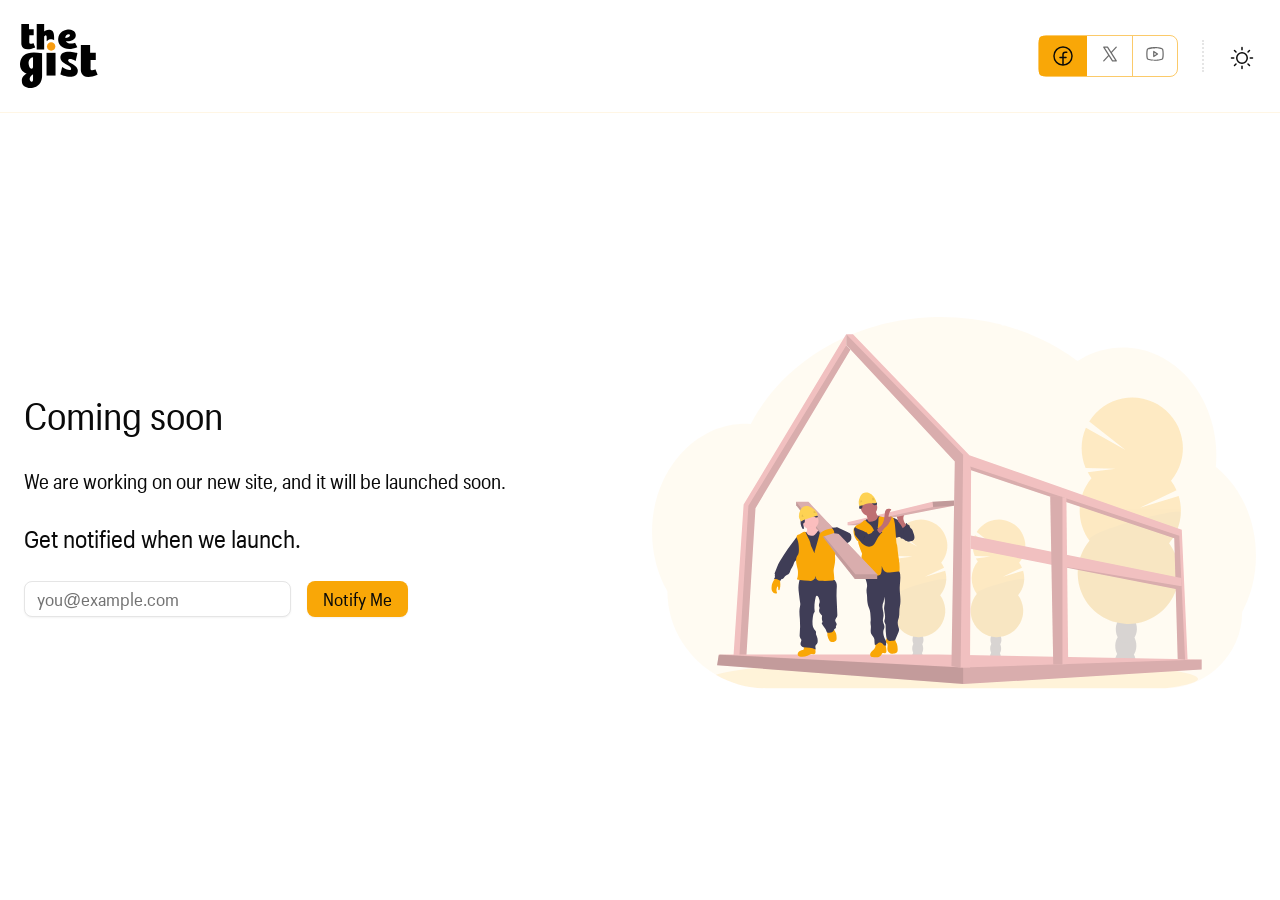
<file: index.html>
<!DOCTYPE html><html lang="en"> <head><meta charset="utf-8"><meta name="viewport" content="width=device-width, initial-scale=1.0, shrink-to-fit=no"><meta http-equiv="X-UA-Compatible" content="IE=edge"><title>Coming Soon | The Gist</title><!-- Icons / Favicon --><link rel="icon" href="/favicon.ico" sizes="any"><link rel="icon" href="/favicon.svg" type="image/svg+xml"><link rel="manifest" href="/manifest.webmanifest"><link rel="canonical" href="https://thegist.bd/"><!-- Primary Meta Tags --><meta name="title" content="Coming Soon | The Gist"><meta name="description" content="Meta Media to cut through the noise. Clarity over chaos."><meta name="author" content="thegist"><!-- Theme Colour --><meta name="theme-color" content="#F9A707"><!-- Open Graph / Facebook --><meta property="og:type" content="website"><meta property="og:title" content="Coming Soon | The Gist"><meta property="og:description" content="Meta Media to cut through the noise. Clarity over chaos."><meta property="og:url" content="https://thegist.bd/"><meta property="og:site_name" content="The Gist"><meta property="og:locale" content="en_US"><meta property="og:image" content="https://thegist.bd/seo.png"><meta property="og:image:width" content="1200"><meta property="og:image:height" content="630"><!-- Twitter --><meta property="twitter:card" content="summary_large_image"><meta property="twitter:url" content="https://thegist.bd/"><meta property="twitter:title" content="Coming Soon | The Gist"><meta property="twitter:description" content="Meta Media to cut through the noise. Clarity over chaos."><meta property="twitter:image" content="https://thegist.bd/seo.png"><!-- Sitemap --><!-- <link rel="sitemap" href={`/sitemap-index.xml}`} /> --><!-- RSS auto-discovery --><!-- <link --><!--     rel="alternate" --><!--     type="application/rss+xml" --><!--     title={siteConfig.title} --><!--     href={`/rss.xml`} --><!-- /> --><link rel="preload" href="/fonts/GraphikCompactRegular.woff2" as="font" type="font/woff2" crossorigin><link rel="preload" href="/fonts/GraphikCompactRegularItalic.woff2" as="font" type="font/woff2" crossorigin><link rel="preload" href="/fonts/GraphikCompactBold.woff2" as="font" type="font/woff2" crossorigin><link rel="preload" href="/fonts/GraphikCompactBoldItalic.woff2" as="font" type="font/woff2" crossorigin><!-- <ViewTransitions /> --><link rel="stylesheet" href="/_astro/index.9R995t7d.css"></head> <body class="font-sans text-base"> <script>
    const lightModePref = window.matchMedia('(prefers-color-scheme: light)');

    function getUserPref() {
        const storedTheme =
            typeof localStorage !== 'undefined' &&
            localStorage.getItem('theme');
        return storedTheme || (lightModePref.matches ? 'light' : 'dark');
    }

    function setTheme(newTheme) {
        if (newTheme !== 'light' && newTheme !== 'dark') {
            return console.warn(
                `Invalid theme value '${newTheme}' received. Expected 'light' or 'dark'.`
            );
        }

        const root = document.documentElement;

        // root already set to newTheme, exit early
        if (newTheme === 'dark' && root.classList.contains('dark')) {
            return;
        }

        root.classList[newTheme === 'dark' ? 'add' : 'remove']('dark');

        // root.setAttribute('data-theme', newTheme);

        if (typeof localStorage !== 'undefined') {
            localStorage.setItem('theme', newTheme);
        }
    }

    // initial setup
    setTheme(getUserPref());

    // View Transitions hook to restore theme
    document.addEventListener('astro:after-swap', () =>
        setTheme(getUserPref())
    );

    // listen for theme-change custom event, fired in src/components/ThemeToggle.astro
    document.addEventListener('theme-change', (e) => {
        setTheme(e.detail.theme);
    });

    // listen for prefers-color-scheme change.
    lightModePref.addEventListener('change', (e) =>
        setTheme(e.matches ? 'light' : 'dark')
    );
</script> <!-- <SkipLink /> --> <header class="border-primary/10 dark:bg-background/40 supports-backdrop-blur:bg-background/95 sticky top-0 z-40 border-b backdrop-blur"> <div class="container mx-auto"> <div class="relative flex justify-between p-6 text-center font-sans font-medium"> <a href="/" class="relative inline-block *:h-12 *:w-auto sm:-left-1 *:md:h-16"> <svg width="256" height="211" viewBox="0 0 256 211" fill="none" xmlns="http://www.w3.org/2000/svg" class="hidden dark:inline-block"> <path d="M200.619 69.0527V151.681C200.619 151.681 199.702 190.241 256 167.594L248.657 149.541C248.657 149.541 242.231 153.209 236.725 152.598C231.216 151.986 232.748 145.558 232.748 139.134C232.748 132.706 232.748 118.937 232.748 118.937H249.879V95.0629H231.216V69.0527H200.619Z" fill="white"></path> <path d="M87.5117 170.019H117.174V95.1169H87.5117V170.019Z" fill="white"></path> <path d="M42.9394 140.865C42.9394 140.865 43.084 147.707 38.0452 147.707C28.7277 147.707 19.9223 114.508 42.9394 109.658V140.865ZM42.9394 184.139C42.9394 184.139 42.77 191.299 37.9089 190.489C33.0477 189.675 25.1303 178.228 42.9394 165.904V184.139ZM72.8002 167.644V96.81C27.311 87.2135 3.23654 99.859 0.246334 128.963C-2.74801 158.068 22.5448 163.508 22.5448 163.508C5.12814 172.713 4.86794 184.999 7.04451 195.335C9.21696 205.671 28.9879 217.726 53.0004 206.489C75.3526 196.029 72.8002 167.644 72.8002 167.644Z" fill="white"></path> <path d="M189.398 96.0919C189.398 96.0919 131.832 79.0257 133.224 112.463C133.971 130.339 165.893 136.16 168.326 145.616C171.151 156.613 152.966 150.772 138.989 141.51L133.083 166.582C133.083 166.582 182.19 188.035 190.117 159.282C191.248 155.176 194.102 142.055 166.814 128.93C152.16 121.887 157.224 107.411 183.483 121.779L189.398 96.0919Z" fill="white"></path> <path d="M4.37649 3.8147e-05V64.484C4.37649 64.484 3.61655 96.4219 50.2415 77.6668L44.1578 62.7115C44.1578 62.7115 38.7928 66.0535 34.2786 65.2444C30.1113 64.5041 30.6853 59.4689 30.6853 54.1472C30.6853 48.8223 30.9827 37.3665 30.9827 37.3665H45.1739V17.5993H29.7148V3.8147e-05H4.37649Z" fill="white"></path> <path d="M161.627 33.537C167.752 34.3259 166.092 44.5803 149.452 45.9266C148.646 38.6599 155.861 32.7935 161.627 33.537ZM151.07 56.9857C157.707 56.6589 173.683 57.0682 181.571 45.9266C189.262 35.0662 179.82 14.3683 153.709 19.0206C129.507 23.3292 123.659 44.0515 126.711 58.7582C129.602 72.7045 150.273 92.0763 189.134 76.6091L181.438 61.5428C181.438 61.5428 159.211 70.7798 151.07 56.9857Z" fill="white"></path> <path d="M97.932 19.1274C87.8297 18.1566 81.2091 23.7543 79.6851 24.7707V-7.62939e-06H55.1191V83.7563H79.6851V41.3779C80.5731 39.709 81.7791 38.0529 83.5138 37.5325C87.4704 36.3428 87.9867 41.8781 87.9867 41.8781V56.9233C91.997 52.1356 96.6186 50.0786 102.347 50.0786C105.89 50.0786 110 51.3551 112.478 53.4121C112.478 49.9295 112.478 46.4966 112.478 43.4603C112.478 29.6165 108.943 20.1892 97.932 19.1274Z" fill="white"></path> <path d="M116.571 74.4073C116.571 82.0621 110.368 88.2627 102.719 88.2627C95.0699 88.2627 88.8664 82.0621 88.8664 74.4073C88.8664 66.7557 95.0699 60.5551 102.719 60.5551C110.368 60.5551 116.571 66.7557 116.571 74.4073Z" fill="#F89C0F"></path> </svg> <svg width="256" height="211" viewBox="0 0 256 211" fill="none" xmlns="http://www.w3.org/2000/svg" class="dark:hidden"> <path d="M200.619 69.0527V151.681C200.619 151.681 199.702 190.241 256 167.594L248.657 149.541C248.657 149.541 242.231 153.209 236.725 152.598C231.216 151.986 232.748 145.558 232.748 139.134C232.748 132.706 232.748 118.937 232.748 118.937H249.879V95.0629H231.216V69.0527H200.619Z" fill="black"></path> <path d="M87.5117 170.019H117.174V95.1169H87.5117V170.019Z" fill="black"></path> <path d="M42.9394 140.865C42.9394 140.865 43.084 147.707 38.0452 147.707C28.7277 147.707 19.9223 114.508 42.9394 109.658V140.865ZM42.9394 184.139C42.9394 184.139 42.77 191.299 37.9089 190.489C33.0477 189.675 25.1303 178.228 42.9394 165.904V184.139ZM72.8002 167.644V96.81C27.311 87.2135 3.23654 99.859 0.246334 128.963C-2.74801 158.068 22.5448 163.508 22.5448 163.508C5.12814 172.713 4.86794 184.999 7.04451 195.335C9.21696 205.671 28.9879 217.726 53.0004 206.489C75.3526 196.029 72.8002 167.644 72.8002 167.644Z" fill="black"></path> <path d="M189.398 96.0919C189.398 96.0919 131.832 79.0257 133.224 112.463C133.971 130.339 165.893 136.16 168.326 145.616C171.151 156.613 152.966 150.772 138.989 141.51L133.083 166.582C133.083 166.582 182.19 188.035 190.117 159.282C191.248 155.176 194.102 142.055 166.814 128.93C152.16 121.887 157.224 107.411 183.483 121.779L189.398 96.0919Z" fill="black"></path> <path d="M4.37649 3.8147e-05V64.484C4.37649 64.484 3.61655 96.4219 50.2415 77.6668L44.1578 62.7115C44.1578 62.7115 38.7928 66.0535 34.2786 65.2444C30.1113 64.5041 30.6853 59.4689 30.6853 54.1472C30.6853 48.8223 30.9827 37.3665 30.9827 37.3665H45.1739V17.5993H29.7148V3.8147e-05H4.37649Z" fill="black"></path> <path d="M161.627 33.537C167.752 34.3259 166.092 44.5803 149.452 45.9266C148.646 38.6599 155.861 32.7935 161.627 33.537ZM151.07 56.9857C157.707 56.6589 173.683 57.0682 181.571 45.9266C189.262 35.0662 179.82 14.3683 153.709 19.0206C129.507 23.3292 123.659 44.0515 126.711 58.7582C129.602 72.7045 150.273 92.0763 189.134 76.6091L181.438 61.5428C181.438 61.5428 159.211 70.7798 151.07 56.9857Z" fill="black"></path> <path d="M97.932 19.1274C87.8297 18.1566 81.2091 23.7543 79.6851 24.7707V-7.62939e-06H55.1191V83.7563H79.6851V41.3779C80.5731 39.709 81.7791 38.0529 83.5138 37.5325C87.4704 36.3428 87.9867 41.8781 87.9867 41.8781V56.9233C91.997 52.1356 96.6186 50.0786 102.347 50.0786C105.89 50.0786 110 51.3551 112.478 53.4121C112.478 49.9295 112.478 46.4966 112.478 43.4603C112.478 29.6165 108.943 20.1892 97.932 19.1274Z" fill="black"></path> <path d="M116.571 74.4073C116.571 82.0621 110.368 88.2627 102.719 88.2627C95.0699 88.2627 88.8664 82.0621 88.8664 74.4073C88.8664 66.7557 95.0699 60.5551 102.719 60.5551C110.368 60.5551 116.571 66.7557 116.571 74.4073Z" fill="#F89C0F"></path> </svg> </a> <div class="relative flex items-center"> <nav> <div class="border-primary/60 mr-4 flex w-auto rounded-md border *:inline-block *:px-3 *:py-2 md:mr-6"> <a href="https://www.facebook.com/thegistbd" target="_blank" class="bg-primary text-primary-foreground rounded-l"> <!--[--><svg xmlns="http://www.w3.org/2000/svg" role="img" width="1em" height="1em" fill="currentColor" viewBox="0 0 256 256" class="h-6 w-6"><!--[!--><!--]--><rect width="256" height="256" fill="none"></rect><!--[!--><!--[!--><!--[!--><!--[!--><!--[--><path d="M128,24A104,104,0,1,0,232,128,104.11,104.11,0,0,0,128,24Zm8,191.63V152h24a8,8,0,0,0,0-16H136V112a16,16,0,0,1,16-16h16a8,8,0,0,0,0-16H152a32,32,0,0,0-32,32v24H96a8,8,0,0,0,0,16h24v63.63a88,88,0,1,1,16,0Z"></path><!--]--><!--]--><!--]--><!--]--><!--]--></svg><!--]--> </a> <a href="https://x.com/thegistbd" target="_blank" class="text-foreground/60 border-r-primary/60 hover:bg-primary hover:text-primary-foreground border-l-background border-r border-l"> <!--[--><svg xmlns="http://www.w3.org/2000/svg" role="img" width="1em" height="1em" fill="currentColor" viewBox="0 0 256 256"><!--[!--><!--]--><rect width="256" height="256" fill="none"></rect><!--[!--><!--[!--><!--[!--><!--[!--><!--[--><path d="M214.75,211.71l-62.6-98.38,61.77-67.95a8,8,0,0,0-11.84-10.76L143.24,99.34,102.75,35.71A8,8,0,0,0,96,32H48a8,8,0,0,0-6.75,12.3l62.6,98.37-61.77,68a8,8,0,1,0,11.84,10.76l58.84-64.72,40.49,63.63A8,8,0,0,0,160,224h48a8,8,0,0,0,6.75-12.29ZM164.39,208,62.57,48h29L193.43,208Z"></path><!--]--><!--]--><!--]--><!--]--><!--]--></svg><!--]--> </a> <a href="https://www.youtube.com/@bdthegist" target="_blank" class="text-foreground/60 hover:bg-primary hover:text-primary-foreground rounded-r"> <!--[--><svg xmlns="http://www.w3.org/2000/svg" role="img" width="1em" height="1em" fill="currentColor" viewBox="0 0 256 256"><!--[!--><!--]--><rect width="256" height="256" fill="none"></rect><!--[!--><!--[!--><!--[!--><!--[!--><!--[--><path d="M164.44,121.34l-48-32A8,8,0,0,0,104,96v64a8,8,0,0,0,12.44,6.66l48-32a8,8,0,0,0,0-13.32ZM120,145.05V111l25.58,17ZM234.33,69.52a24,24,0,0,0-14.49-16.4C185.56,39.88,131,40,128,40s-57.56-.12-91.84,13.12a24,24,0,0,0-14.49,16.4C19.08,79.5,16,97.74,16,128s3.08,48.5,5.67,58.48a24,24,0,0,0,14.49,16.41C69,215.56,120.4,216,127.34,216h1.32c6.94,0,58.37-.44,91.18-13.11a24,24,0,0,0,14.49-16.41c2.59-10,5.67-28.22,5.67-58.48S236.92,79.5,234.33,69.52Zm-15.49,113a8,8,0,0,1-4.77,5.49c-31.65,12.22-85.48,12-86,12H128c-.54,0-54.33.2-86-12a8,8,0,0,1-4.77-5.49C34.8,173.39,32,156.57,32,128s2.8-45.39,5.16-54.47A8,8,0,0,1,41.93,68c30.52-11.79,81.66-12,85.85-12h.27c.54,0,54.38-.18,86,12a8,8,0,0,1,4.77,5.49C221.2,82.61,224,99.43,224,128S221.2,173.39,218.84,182.47Z"></path><!--]--><!--]--><!--]--><!--]--><!--]--></svg><!--]--> </a> </div> </nav> <div class="flex items-center gap-x-4 border-l-2 border-dotted pl-4 md:gap-x-6 md:pl-6"> <theme-toggle> <button class="relative h-7 w-7 cursor-pointer rounded-md p-2 outline-none" type="button"> <span class="sr-only">Dark Theme</span> <!--[--><svg xmlns="http://www.w3.org/2000/svg" role="img" width="1em" height="1em" fill="currentColor" viewBox="0 0 256 256" aria-hidden="true" class="absolute start-1/2 top-1/2 h-6 w-6 -translate-x-1/2 -translate-y-1/2 scale-100 opacity-100 transition-all dark:scale-0 dark:opacity-0"><!--[!--><!--]--><rect width="256" height="256" fill="none"></rect><!--[!--><!--[!--><!--[!--><!--[!--><!--[--><path d="M120,40V16a8,8,0,0,1,16,0V40a8,8,0,0,1-16,0Zm72,88a64,64,0,1,1-64-64A64.07,64.07,0,0,1,192,128Zm-16,0a48,48,0,1,0-48,48A48.05,48.05,0,0,0,176,128ZM58.34,69.66A8,8,0,0,0,69.66,58.34l-16-16A8,8,0,0,0,42.34,53.66Zm0,116.68-16,16a8,8,0,0,0,11.32,11.32l16-16a8,8,0,0,0-11.32-11.32ZM192,72a8,8,0,0,0,5.66-2.34l16-16a8,8,0,0,0-11.32-11.32l-16,16A8,8,0,0,0,192,72Zm5.66,114.34a8,8,0,0,0-11.32,11.32l16,16a8,8,0,0,0,11.32-11.32ZM48,128a8,8,0,0,0-8-8H16a8,8,0,0,0,0,16H40A8,8,0,0,0,48,128Zm80,80a8,8,0,0,0-8,8v24a8,8,0,0,0,16,0V216A8,8,0,0,0,128,208Zm112-88H216a8,8,0,0,0,0,16h24a8,8,0,0,0,0-16Z"></path><!--]--><!--]--><!--]--><!--]--><!--]--></svg><!--]--> <!--[--><svg xmlns="http://www.w3.org/2000/svg" role="img" width="1em" height="1em" fill="currentColor" viewBox="0 0 256 256" aria-hidden="true" class="absolute start-1/2 top-1/2 h-6 w-6 -translate-x-1/2 -translate-y-1/2 scale-0 opacity-0 transition-all dark:scale-100 dark:opacity-100"><!--[!--><!--]--><rect width="256" height="256" fill="none"></rect><!--[!--><!--[!--><!--[!--><!--[!--><!--[--><path d="M233.54,142.23a8,8,0,0,0-8-2,88.08,88.08,0,0,1-109.8-109.8,8,8,0,0,0-10-10,104.84,104.84,0,0,0-52.91,37A104,104,0,0,0,136,224a103.09,103.09,0,0,0,62.52-20.88,104.84,104.84,0,0,0,37-52.91A8,8,0,0,0,233.54,142.23ZM188.9,190.34A88,88,0,0,1,65.66,67.11a89,89,0,0,1,31.4-26A106,106,0,0,0,96,56,104.11,104.11,0,0,0,200,160a106,106,0,0,0,14.92-1.06A89,89,0,0,1,188.9,190.34Z"></path><!--]--><!--]--><!--]--><!--]--><!--]--></svg><!--]--> </button> </theme-toggle> <script type="module">function t(){return document.documentElement.classList.contains("dark")}class o extends HTMLElement{constructor(){super();const e=this.querySelector("button");e?(e.setAttribute("role","switch"),e.setAttribute("aria-checked",String(t())),e.addEventListener("click",()=>{const n=new CustomEvent("theme-change",{detail:{theme:t()?"light":"dark"}});document.dispatchEvent(n),e.setAttribute("aria-checked",String(t()))})):console.warn("Theme Toggle: No button found")}}customElements.define("theme-toggle",o);</script> </div> </div> </div> </div> </header> <main id="main" class="">  <!--[--><div class="flex h-[calc(100vh-200px)] md:h-[calc(100vh-120px)] w-screen flex-col items-center justify-center overflow-hidden"><div class="container p-6 grid grid-cols-12 gap-6"><div class="text-left md:order-1 order-2 col-span-12 md:col-span-6 gap-4 md:gap-6 flex flex-col justify-center"><h1 class="w-full text-3xl md:text-4xl">Coming soon</h1> <p>We are working on our new site, and it will be launched soon.</p> <p class="md:text-lg">Get notified when we launch.</p> <div class="w-full"><form action="https://buttondown.com/api/emails/embed-subscribe/thegist" method="post" class="flex w-full max-w-sm items-center gap-4"><!--[!--><input data-slot="input" class="border-input bg-background selection:bg-primary dark:bg-input/30 selection:text-primary-foreground ring-offset-background placeholder:text-muted-foreground flex h-9 w-full min-w-0 rounded-md border px-3 py-1 text-base shadow-xs transition-[color,box-shadow] outline-none disabled:cursor-not-allowed disabled:opacity-50 md:text-sm focus-visible:border-ring focus-visible:ring-ring/50 focus-visible:ring-[3px] aria-invalid:ring-destructive/20 dark:aria-invalid:ring-destructive/40 aria-invalid:border-destructive" type="email" value="" name="email" placeholder="you@example.com" aria-invalid="false" required/><!--]--><!----> <!--[!--><!--]--> <input type="hidden" name="metadata__subscriber_type" value="early_bird"/> <!--[!--><button data-slot="button" class="focus-visible:border-ring focus-visible:ring-ring/50 aria-invalid:ring-destructive/20 dark:aria-invalid:ring-destructive/40 aria-invalid:border-destructive inline-flex shrink-0 items-center justify-center gap-2 rounded-md text-sm font-medium whitespace-nowrap transition-all outline-none focus-visible:ring-[3px] disabled:pointer-events-none disabled:opacity-50 aria-disabled:pointer-events-none aria-disabled:opacity-50 [&amp;_svg]:pointer-events-none [&amp;_svg]:shrink-0 [&amp;_svg:not([class*='size-'])]:size-4 bg-primary text-primary-foreground hover:bg-primary/90 shadow-xs h-9 px-4 py-2 has-[>svg]:px-3" type="submit"><!---->Notify Me<!----></button><!--]--><!----></form><!----></div></div> <div class="order-1 md:order-2 col-span-12 md:col-span-6 flex flex-col justify-center items-center"><svg viewBox="0 0 600 369" fill="none" xmlns="http://www.w3.org/2000/svg" class="w-[80vw] md:w-full h-auto"><g clip-path="url(#clip0_27_551)"><path opacity="0.05" d="M600 237C600.01 246.998 598.801 256.959 596.398 266.664C595.59 269.934 594.651 273.136 593.581 276.27C592.273 280.138 590.756 283.933 589.037 287.638C588.171 289.513 587.256 291.35 586.292 293.149C586.307 303.402 584.196 313.546 580.092 322.941C572.673 339.797 559.443 353.426 542.813 361.345C532.416 366.305 521.053 368.913 509.533 368.985H113.9C96.2978 369.022 78.9993 364.399 63.7636 355.584L63.5292 355.452C61.3591 354.182 59.2433 352.837 57.1819 351.418C52.5438 348.214 48.1862 344.622 44.1561 340.681C38.7015 335.351 33.8951 329.397 29.8365 322.941C20.3042 307.807 15.2546 290.284 15.2723 272.399C5.61885 255.464 -0.0101929 235.177 -0.0101929 213.377C-0.0101929 185.873 8.93515 160.783 23.6318 141.79C26.6958 137.821 30.052 134.088 33.6724 130.62C37.2446 127.188 41.0841 124.046 45.1546 121.222C48.4113 118.961 51.8149 116.919 55.3429 115.11C56.8151 114.362 58.2924 113.654 59.7952 112.997C61.1146 112.411 62.4493 111.866 63.7992 111.351C65.4192 110.737 67.0595 110.171 68.7202 109.655C70.3809 109.139 72.0195 108.688 73.636 108.301C76.0133 107.72 78.4313 107.248 80.8901 106.885C82.9278 106.584 84.9654 106.375 87.0031 106.217C88.6231 106.095 90.2583 106.029 91.9037 106.009H92.7952C94.6087 106.009 96.412 106.08 98.2001 106.202C98.3885 105.825 98.5923 105.443 98.7808 105.071C99.494 103.711 100.233 102.357 100.976 101.032C100.975 101.02 100.975 101.008 100.976 100.997C101.104 100.762 101.231 100.533 101.364 100.309C101.965 99.2241 102.591 98.1494 103.233 97.0849C103.529 96.5756 103.819 96.0968 104.119 95.618C104.183 95.499 104.253 95.3834 104.328 95.2717C104.634 94.7623 104.945 94.253 105.261 93.7437C106.833 91.2309 108.468 88.7623 110.166 86.3379L110.599 85.7165C110.864 85.3396 111.109 84.9729 111.404 84.596C112.107 83.6129 112.83 82.6248 113.559 81.6571C114.068 80.9644 114.578 80.2768 115.128 79.6197C116.452 77.9219 117.811 76.2241 119.203 74.5263C120.596 72.8285 122.042 71.1528 123.544 69.4992C123.747 69.27 123.951 69.0459 124.165 68.8218L126.34 66.4482C126.447 66.3362 126.539 66.2343 126.641 66.1325C126.901 65.8523 127.15 65.5722 127.43 65.3022C128.597 64.0645 129.794 62.8523 130.996 61.6452C137.115 55.5522 143.633 49.8741 150.507 44.6486C150.777 44.4347 151.052 44.2309 151.322 44.0272C152.616 43.0543 153.93 42.0917 155.244 41.1443C162.474 35.959 170.03 31.2463 177.868 27.0357C178.408 26.725 178.958 26.4347 179.513 26.1494C186.539 22.4329 193.765 19.1069 201.158 16.1868C205.188 14.5926 209.309 13.0951 213.455 11.725C216.216 10.8184 218.988 9.95758 221.795 9.14773C226.182 7.88457 230.601 6.75215 235.049 5.75045C248.156 2.80997 261.49 0.993522 274.906 0.320906C278.982 0.113775 283.103 0.00681562 287.27 2.44517e-05C307.376 -0.0265904 327.405 2.50651 346.871 7.53822C347.073 7.84234 347.348 8.09027 347.671 8.25868C347.995 8.42708 348.356 8.51043 348.721 8.50087H350.432C351.176 8.70461 351.915 8.90834 352.658 9.12226C356.812 10.3175 360.906 11.6231 364.94 13.0391L365.959 13.4058C375.917 16.9462 385.606 21.2018 394.95 26.1392C403.373 30.5794 411.483 35.5894 419.224 41.1341C420.416 41.9898 421.591 42.8523 422.749 43.7216C424.155 42.8218 425.585 41.9593 427.038 41.1341C432.651 37.9377 438.613 35.3965 444.807 33.5603C457.755 29.7291 471.455 29.1934 484.663 32.0017C501.601 35.5926 516.935 44.506 529.319 57.1834C534.361 62.3704 538.849 68.0684 542.711 74.1851C542.991 74.6231 543.271 75.0662 543.541 75.5145C546.861 80.9282 549.713 86.6142 552.069 92.5111C552.156 92.7301 552.242 92.9338 552.319 93.1477C554.494 98.6695 556.247 104.348 557.566 110.134C557.627 110.43 557.698 110.72 557.759 111.015C558.992 116.615 559.83 122.295 560.266 128.012C560.266 128.216 560.266 128.424 560.306 128.638C560.52 131.596 560.629 134.584 560.632 137.603C560.632 140.302 560.541 142.981 560.373 145.64C560.373 145.93 560.332 146.231 560.306 146.531C560.261 147.301 560.194 148.059 560.128 148.834C564.019 151.971 567.66 155.406 571.019 159.107C572.503 160.727 573.94 162.408 575.329 164.149C579.56 169.451 583.278 175.142 586.434 181.146C595.049 197.404 600 216.53 600 237Z" fill="#F9A707"></path><path opacity="0.1" d="M542.436 359.46C542.436 362.939 530.449 366.199 509.533 369H113.9C96.2978 369.037 78.9993 364.414 63.7636 355.599L63.5292 355.467C69.5403 353.277 80.3909 351.234 95.1589 349.39L95.8211 349.309C102.443 348.499 109.845 347.73 117.935 347.002C118.139 347.002 118.347 346.971 118.551 346.946C124.97 346.375 131.798 345.84 139.035 345.341C139.264 345.341 139.488 345.3 139.717 345.29C142.509 345.09 145.358 344.9 148.265 344.72L149.386 344.649C170.552 343.334 194.612 342.285 220.704 341.593H220.735C224.389 341.491 228.082 341.401 231.815 341.323C235.965 341.224 240.166 341.138 244.418 341.063C247.663 340.991 250.948 340.941 254.244 340.89H254.321C269.191 340.666 284.555 340.553 300.265 340.553C339.113 340.553 375.832 341.261 408.368 342.535H408.46C413.462 342.728 418.373 342.942 423.161 343.161L427.237 343.355C432.64 343.613 437.904 343.89 443.029 344.185C503.293 347.613 542.436 353.18 542.436 359.46Z" fill="#F9A707"></path><g opacity="0.2"><path d="M346.545 338.216C346.529 338.765 346.466 339.312 346.357 339.851C342.811 339.287 339.245 338.778 335.659 338.323C335.659 338.18 335.659 338.032 335.659 337.885C335.692 336.357 336.132 334.866 336.933 333.565C337.982 331.905 339.576 330.866 341.334 330.922C343.091 330.978 344.615 332.114 345.557 333.83C346.27 335.179 346.611 336.692 346.545 338.216Z" fill="#3F3D56"></path><path d="M346.838 329.512C346.962 325.573 344.624 322.303 341.615 322.208C338.606 322.112 336.066 325.229 335.942 329.168C335.817 333.107 338.156 336.377 341.164 336.472C344.173 336.567 346.713 333.451 346.838 329.512Z" fill="#3F3D56"></path><path d="M347.116 320.792C347.24 316.853 344.902 313.583 341.893 313.487C338.884 313.392 336.344 316.509 336.22 320.448C336.095 324.387 338.434 327.657 341.442 327.752C344.451 327.847 346.991 324.731 347.116 320.792Z" fill="#3F3D56"></path><path d="M347.389 312.072C347.513 308.133 345.175 304.862 342.166 304.767C339.157 304.672 336.617 307.788 336.493 311.728C336.368 315.667 338.706 318.937 341.715 319.032C344.724 319.127 347.264 316.011 347.389 312.072Z" fill="#3F3D56"></path><path d="M347.661 303.352C347.786 299.413 345.448 296.142 342.439 296.047C339.43 295.952 336.89 299.068 336.765 303.007C336.641 306.946 338.979 310.217 341.988 310.312C344.997 310.407 347.537 307.291 347.661 303.352Z" fill="#3F3D56"></path><path d="M323.672 242.847C322.955 241.876 322.308 240.855 321.737 239.791L336.133 237.891L320.636 237.52C319.254 234.24 318.554 230.713 318.581 227.154C318.609 223.594 319.362 220.078 320.794 216.82L341.232 228.255L322.511 213.565C324.4 210.511 326.898 207.879 329.849 205.834C332.801 203.789 336.143 202.374 339.666 201.678C343.189 200.981 346.818 201.019 350.325 201.788C353.833 202.557 357.145 204.041 360.053 206.148C362.962 208.254 365.405 210.937 367.229 214.03C369.054 217.122 370.222 220.558 370.659 224.122C371.096 227.686 370.793 231.302 369.77 234.744C368.746 238.185 367.024 241.379 364.711 244.126C365.827 245.636 366.775 247.264 367.538 248.98L348.644 258.046L368.679 252.02C369.941 256.183 370.144 260.594 369.271 264.855C368.397 269.116 366.475 273.092 363.677 276.423C366.586 280.369 368.325 285.054 368.696 289.942C369.068 294.83 368.056 299.723 365.776 304.063C363.497 308.403 360.041 312.014 355.806 314.483C351.571 316.952 346.726 318.18 341.825 318.025C336.925 317.871 332.167 316.34 328.096 313.609C324.024 310.879 320.803 307.057 318.802 302.582C316.8 298.107 316.099 293.16 316.777 288.305C317.456 283.45 319.487 278.884 322.638 275.129C319.163 270.413 317.374 264.666 317.559 258.812C317.744 252.957 319.892 247.334 323.657 242.847H323.672Z" fill="#F9A707"></path><path opacity="0.1" d="M369.79 260.46C369.612 266.318 367.457 271.944 363.677 276.423C366.586 280.369 368.325 285.054 368.696 289.942C369.068 294.829 368.056 299.723 365.776 304.063C363.497 308.403 360.041 312.014 355.806 314.483C351.571 316.952 346.726 318.18 341.825 318.025C336.925 317.871 332.167 316.34 328.096 313.609C324.024 310.879 320.803 307.057 318.802 302.582C316.8 298.107 316.099 293.16 316.777 288.305C317.456 283.45 319.487 278.884 322.638 275.129C319.292 270.581 369.882 257.531 369.79 260.46Z" fill="black"></path></g><g opacity="0.2"><path d="M269.114 338.216C269.098 338.765 269.035 339.312 268.926 339.851C265.38 339.287 261.814 338.778 258.228 338.323C258.228 338.18 258.228 338.032 258.228 337.885C258.261 336.357 258.701 334.866 259.501 333.565C260.551 331.905 262.145 330.866 263.903 330.922C265.66 330.978 267.183 332.114 268.126 333.83C268.839 335.179 269.18 336.692 269.114 338.216Z" fill="#3F3D56"></path><path d="M269.401 329.514C269.526 325.575 267.187 322.305 264.179 322.21C261.17 322.115 258.63 325.231 258.505 329.17C258.381 333.109 260.719 336.379 263.728 336.474C266.737 336.569 269.277 333.453 269.401 329.514Z" fill="#3F3D56"></path><path d="M269.679 320.794C269.804 316.855 267.465 313.585 264.456 313.49C261.448 313.395 258.908 316.511 258.783 320.45C258.659 324.389 260.997 327.659 264.006 327.754C267.015 327.849 269.555 324.733 269.679 320.794Z" fill="#3F3D56"></path><path d="M269.952 312.074C270.076 308.135 267.738 304.865 264.729 304.77C261.721 304.674 259.18 307.791 259.056 311.73C258.931 315.669 261.27 318.939 264.279 319.034C267.287 319.129 269.827 316.013 269.952 312.074Z" fill="#3F3D56"></path><path d="M270.225 303.354C270.349 299.415 268.011 296.144 265.002 296.049C261.993 295.954 259.453 299.07 259.329 303.01C259.204 306.949 261.542 310.219 264.551 310.314C267.56 310.409 270.1 307.293 270.225 303.354Z" fill="#3F3D56"></path><path d="M246.241 242.847C245.524 241.876 244.877 240.855 244.306 239.791L258.702 237.891L243.205 237.52C241.822 234.24 241.123 230.713 241.15 227.154C241.177 223.594 241.93 220.078 243.363 216.82L263.801 228.255L245.08 213.565C246.968 210.511 249.467 207.879 252.418 205.834C255.37 203.789 258.711 202.374 262.235 201.678C265.758 200.981 269.386 201.019 272.894 201.788C276.402 202.557 279.714 204.041 282.622 206.148C285.531 208.254 287.974 210.937 289.798 214.03C291.623 217.122 292.79 220.558 293.227 224.122C293.665 227.686 293.362 231.302 292.339 234.744C291.315 238.185 289.593 241.379 287.28 244.126C288.396 245.636 289.344 247.264 290.107 248.98L271.213 258.046L291.248 252.02C292.51 256.183 292.713 260.594 291.84 264.855C290.966 269.116 289.044 273.092 286.246 276.423C289.155 280.369 290.894 285.054 291.265 289.942C291.637 294.83 290.624 299.723 288.345 304.063C286.065 308.403 282.61 312.014 278.375 314.483C274.139 316.952 269.295 318.18 264.394 318.025C259.494 317.871 254.736 316.34 250.664 313.609C246.593 310.879 243.372 307.057 241.371 302.582C239.369 298.107 238.667 293.16 239.346 288.305C240.024 283.45 242.056 278.884 245.207 275.129C241.732 270.413 239.943 264.666 240.128 258.812C240.313 252.957 242.46 247.334 246.226 242.847H246.241Z" fill="#F9A707"></path><path opacity="0.1" d="M292.359 260.46C292.18 266.318 290.026 271.944 286.246 276.423C289.155 280.369 290.894 285.054 291.265 289.942C291.637 294.829 290.624 299.723 288.345 304.063C286.065 308.403 282.61 312.014 278.375 314.483C274.139 316.952 269.295 318.18 264.394 318.025C259.494 317.871 254.736 316.34 250.664 313.609C246.593 310.879 243.372 307.057 241.371 302.582C239.369 298.107 238.667 293.16 239.346 288.305C240.024 283.45 242.056 278.884 245.207 275.129C241.86 270.581 292.45 257.531 292.359 260.46Z" fill="black"></path></g><g opacity="0.2"><path d="M480.624 343.788C480.585 344.828 480.46 345.864 480.252 346.885C473.426 345.795 466.55 344.82 459.625 343.961C459.625 343.686 459.625 343.406 459.625 343.121C459.69 340.179 460.538 337.308 462.081 334.803C464.119 331.61 467.175 329.608 470.552 329.71C473.93 329.812 476.869 332.007 478.703 335.312C480.086 337.916 480.749 340.842 480.624 343.788Z" fill="#3F3D56"></path><path d="M481.178 327.019C481.418 319.433 476.914 313.135 471.118 312.952C465.323 312.769 460.43 318.77 460.19 326.356C459.95 333.941 464.454 340.239 470.25 340.422C476.045 340.605 480.938 334.604 481.178 327.019Z" fill="#3F3D56"></path><path d="M481.707 310.231C481.947 302.645 477.443 296.347 471.648 296.164C465.852 295.981 460.96 301.982 460.72 309.567C460.48 317.153 464.984 323.451 470.779 323.634C476.575 323.817 481.468 317.816 481.707 310.231Z" fill="#3F3D56"></path><path d="M482.242 293.443C482.482 285.857 477.978 279.559 472.182 279.376C466.387 279.193 461.494 285.194 461.254 292.78C461.014 300.365 465.518 306.663 471.314 306.846C477.109 307.029 482.002 301.028 482.242 293.443Z" fill="#3F3D56"></path><path d="M482.174 275.891C482.402 268.301 477.886 262.008 472.087 261.834C466.289 261.66 461.404 267.671 461.176 275.261C460.948 282.85 465.464 289.144 471.263 289.318C477.061 289.492 481.946 283.48 482.174 275.891Z" fill="#3F3D56"></path><path d="M436.585 160.192C435.21 158.322 433.966 156.36 432.861 154.319L460.573 150.662L430.747 149.944C428.083 143.631 426.735 136.84 426.785 129.988C426.836 123.136 428.285 116.366 431.042 110.093L470.395 132.102L434.358 103.823C438.002 97.9579 442.815 92.9055 448.497 88.9813C454.179 85.057 460.609 82.3449 467.385 81.014C474.162 79.6831 481.14 79.762 487.884 81.2456C494.629 82.7293 500.995 85.5859 506.587 89.6375C512.179 93.6892 516.877 98.8489 520.387 104.795C523.897 110.742 526.145 117.347 526.99 124.2C527.835 131.053 527.259 138.007 525.299 144.627C523.339 151.248 520.035 157.394 515.595 162.683C517.741 165.593 519.567 168.727 521.041 172.029L484.663 189.494L523.231 177.881C525.662 185.885 526.058 194.369 524.383 202.564C522.708 210.759 519.015 218.408 513.639 224.817C519.238 232.413 522.585 241.432 523.299 250.842C524.013 260.251 522.064 269.671 517.676 278.026C513.287 286.38 506.636 293.331 498.482 298.084C490.329 302.836 481.002 305.199 471.569 304.902C462.136 304.604 452.977 301.659 445.139 296.402C437.301 291.145 431.101 283.789 427.247 275.175C423.394 266.561 422.042 257.037 423.348 247.691C424.653 238.345 428.562 229.555 434.628 222.326C427.942 213.248 424.5 202.187 424.854 190.918C425.209 179.649 429.34 168.827 436.585 160.187V160.192Z" fill="#F9A707"></path><path opacity="0.1" d="M525.376 194.093C525.042 205.364 520.913 216.193 513.659 224.827C519.258 232.424 522.606 241.442 523.32 250.852C524.034 260.261 522.085 269.682 517.696 278.036C513.308 286.39 506.656 293.341 498.503 298.094C490.349 302.847 481.023 305.209 471.589 304.912C462.156 304.615 452.997 301.669 445.159 296.412C437.321 291.155 431.121 283.799 427.268 275.185C423.414 266.571 422.063 257.047 423.368 247.701C424.673 238.355 428.583 229.565 434.649 222.336C428.159 213.57 525.554 188.455 525.376 194.093Z" fill="black"></path></g><path d="M80.396 344.684L85.7398 344.669H93.274L102.8 189.942L197.139 32.5416L193.038 28.1409V16.9966L91.0122 186.295L80.396 344.684Z" fill="#F1C0C0"></path><path opacity="0.1" d="M86.3103 344.669H93.274L102.8 189.942L197.139 32.5416L193.038 28.1409L95.7294 187.584L86.3103 344.669Z" fill="black"></path><path d="M64.65 345.973L309.093 364.676L309.302 364.691L545.87 350.144L546.048 350.134V340.146L285.38 335.363L67.9051 335.155H66.3157L66.1425 336.275L64.65 345.973Z" fill="#F1C0C0"></path><path opacity="0.1" d="M64.65 345.973L309.093 364.676L309.302 364.691L545.87 350.144L546.048 349.951V340.355H545.839L309.093 348.26L67.9051 335.155H67.8695L67.4416 335.435L66.1425 336.275L64.65 345.973Z" fill="black"></path><path opacity="0.1" d="M64.65 345.973L309.093 364.676V348.26L67.4416 335.435L66.1425 336.275L64.65 345.973Z" fill="black"></path><path d="M193.007 27.9321L300.774 143.582L297.443 347.012L306.597 348.117L306.75 348.138H315.904L316.999 152.318L518.794 219.713L522.197 339.713L529.563 340.538L532.059 340.818L526.282 211.391L315.333 137.343L199.666 17.1138H193.007V27.9321Z" fill="#F1C0C0"></path><path opacity="0.1" d="M316.169 148.574L316.999 152.317L518.794 219.713L522.197 339.713L529.563 340.538L523.786 217.217L316.169 148.574Z" fill="black"></path><path opacity="0.1" d="M193.007 27.9321L300.774 143.582L297.443 347.012L306.597 348.117L309.093 136.925L193.007 17.1138V27.9321Z" fill="black"></path><path d="M316.561 230.216L390.574 244.788L390.6 244.793L520.231 270.326L526.165 267.947L526.145 267.53L525.758 259.253L316.637 217.003L316.561 230.216Z" fill="#F1C0C0"></path><path opacity="0.1" d="M390.6 244.793L520.231 270.326L526.165 267.947L526.145 267.53L390.6 244.793Z" fill="black"></path><path d="M395.556 178.553L397.558 288.744L398.592 345.275L407.706 344.969L413.442 344.776L411.659 180.148L407.706 178.834L406.84 178.553H395.556Z" fill="#F1C0C0"></path><path opacity="0.1" d="M395.638 178.528V178.553L397.558 288.744L398.592 345.275L407.706 344.969V178.528H395.638Z" fill="black"></path><path d="M252.803 206.694C253.337 206.985 253.848 207.317 254.331 207.688C254.902 208.187 255.414 208.749 255.859 209.363C258.045 212.19 260.062 215.475 259.848 219.041C259.852 219.56 259.754 220.074 259.559 220.555C259.365 221.036 259.076 221.473 258.712 221.842C257.81 222.611 256.516 222.647 255.334 222.647C254.051 222.647 252.701 222.647 251.59 221.985C250.48 221.323 249.553 220.034 248.238 220.065C248.053 220.095 247.863 220.095 247.678 220.065C247.225 219.917 247.133 219.321 246.837 218.944C246.328 218.267 245.253 218.435 244.453 218.73C243.654 219.025 242.767 219.469 241.978 219.127C241.519 218.886 241.145 218.511 240.903 218.053C239.013 214.997 238.61 211.324 238.254 207.774C238.035 205.615 236.364 198.25 240.974 199.925C243.012 200.659 244.917 202.126 246.771 203.2L252.803 206.694Z" fill="#3F3D56"></path><path d="M248.248 207.423C248.66 207.719 249.159 207.869 249.666 207.848C250.173 207.828 250.658 207.639 251.045 207.311C251.804 206.625 252.287 205.688 252.405 204.672C252.915 204.514 253.175 205.182 253.501 205.589C254.071 206.282 255.233 206.272 255.752 207.01C256.114 207.52 256.032 208.228 256.287 208.803C256.618 209.547 257.438 209.934 257.999 210.535C258.528 211.191 258.91 211.954 259.119 212.771L259.955 215.277C260.355 216.319 260.612 217.41 260.719 218.521C260.772 219.077 260.713 219.637 260.547 220.169C260.381 220.702 260.11 221.196 259.751 221.623C258.63 222.83 256.791 222.958 255.166 222.922C254.624 222.933 254.082 222.87 253.557 222.733C252.115 222.285 251.193 220.834 250.811 219.372C250.429 217.91 250.47 216.377 250.245 214.879C250.003 213.409 249.575 211.974 248.972 210.611C248.524 209.552 247.291 207.973 247.311 206.847C247.678 206.847 247.943 207.183 248.248 207.423Z" fill="#3F3D56"></path><path d="M250.077 202.263C249.839 201.54 249.7 200.788 249.665 200.027C249.665 198.499 250.363 197.063 251.066 195.698L245.243 196.487C244.54 196.584 243.755 196.727 243.358 197.312C243.207 197.603 243.128 197.925 243.128 198.252C243.128 198.579 243.207 198.902 243.358 199.192C243.65 199.773 243.882 200.382 244.051 201.01C244.064 201.56 244.127 202.107 244.239 202.645C244.421 203.041 244.675 203.398 244.988 203.7C246.654 205.543 247.902 207.718 249.145 209.873C249.109 209.812 252.655 207.066 252.512 206.17C252.431 205.66 251.407 205.049 251.081 204.56C250.631 203.851 250.292 203.076 250.077 202.263Z" fill="#BE6F72"></path><path d="M300 182.363V187.38L214.077 204.138L209.619 206.837H194.24V204.01L278.661 183.616L300 182.363Z" fill="#F1C0C0"></path><path opacity="0.1" d="M300 187.38L214.077 204.138L209.619 206.837H194.24L279.287 188.638L300 187.38Z" fill="black"></path><path d="M231.015 324.784C230.058 323.625 228.736 322.824 227.265 322.511C225.795 322.199 224.261 322.393 222.915 323.063C222.627 323.198 222.373 323.397 222.171 323.643C221.662 324.357 221.988 325.34 222.034 326.221C222.151 328.37 220.439 330.117 218.901 331.62C218.076 332.424 217.235 333.285 216.863 334.38C216.492 335.475 216.767 336.866 217.765 337.436C218.201 337.655 218.675 337.786 219.161 337.823C220.789 338.141 222.459 338.187 224.102 337.961C225.727 337.65 227.322 336.728 228.025 335.231C228.16 334.825 228.385 334.454 228.682 334.146C229.578 333.438 230.954 334.268 231.973 333.764C232.813 333.346 232.849 332.689 232.859 331.823C232.89 329.43 232.533 326.72 231.015 324.784Z" fill="#F9A707"></path><path d="M243.241 324.693C243.868 326.343 243.954 328.141 244.036 329.903C244.082 330.922 244.112 332.012 243.562 332.873C243.012 333.733 241.937 334.187 240.908 334.401C238.784 334.839 236.323 334.426 234.953 332.74C233.903 331.452 233.684 329.684 233.878 328.014C234.041 326.643 234.387 325.039 233.404 324.066C233.149 323.806 232.818 323.623 232.584 323.343C232.075 322.722 232.156 321.784 232.431 321.02C232.789 320.29 233.058 319.518 233.231 318.723C233.272 318.346 240.128 318.988 240.76 319.299C241.621 319.722 241.489 320.43 241.748 321.285C242.11 322.477 242.803 323.552 243.241 324.693Z" fill="#F9A707"></path><path d="M244.499 251.521C245.844 252.392 246.364 254.104 246.572 255.693C247.148 260.048 246.139 264.448 246.063 268.844C245.992 275.002 247.775 281.272 246.252 287.236C245.34 290.801 246.114 294.876 245.258 298.477C245.003 299.547 244.535 300.555 244.29 301.625C243.781 303.942 244.316 306.367 245.034 308.633C245.263 309.244 245.409 309.883 245.467 310.533C245.433 311.534 245.179 312.514 244.723 313.406L241.667 320.633C241.325 321.443 239.981 321.576 239.12 321.682C237.5 321.876 235.691 322.014 234.403 321.01C233.114 320.007 232.803 318.326 232.604 316.757C232.223 313.746 232.053 310.711 232.095 307.676C232.151 306.884 232.08 306.087 231.886 305.317C231.606 304.446 230.989 303.693 230.821 302.771C230.607 301.579 231.214 300.407 231.438 299.205C231.591 298.108 231.574 296.992 231.387 295.9C231.188 294.27 230.959 292.64 230.699 291.02C230.332 288.754 230.857 286.518 231.208 284.246C231.54 282.112 231.117 279.937 230.699 277.818C230.735 279.538 230.521 281.254 230.062 282.912C229.792 283.722 229.405 284.496 229.171 285.321C228.127 289.024 230.353 292.91 230.037 296.745C229.889 298.538 229.186 300.311 229.385 302.078C229.522 303.372 230.123 304.559 230.536 305.791C230.949 307.024 231.163 308.435 230.536 309.586C228.88 312.713 230.118 316.966 231.601 320.175C231.902 320.744 232.164 321.333 232.385 321.937C232.823 323.384 232.457 324.937 232.574 326.445C232.147 326.515 231.71 326.486 231.296 326.362C230.882 326.237 230.502 326.02 230.185 325.727C229.96 325.492 229.777 325.217 229.558 324.973C228.946 324.39 228.221 323.937 227.429 323.643C226.963 323.383 226.433 323.261 225.9 323.292C225.341 323.448 224.837 323.761 224.449 324.194C223.945 324.636 223.41 325.043 222.849 325.411C222.61 325.594 222.331 325.718 222.034 325.772C221.885 325.795 221.732 325.771 221.598 325.702C221.463 325.634 221.354 325.525 221.285 325.39C221.253 325.305 221.234 325.216 221.229 325.126C221.04 323.588 220.939 322.04 220.928 320.491C220.928 317.827 217.74 315.993 217.337 313.36C217.016 311.236 217.612 309.071 217.414 306.932C217.317 305.832 217.011 304.752 217.031 303.652C217.031 302.939 217.194 302.241 217.251 301.533C217.297 300.747 217.285 299.959 217.215 299.175L217.057 296.715C216.904 294.285 216.736 291.805 215.778 289.584C214.643 286.991 213.97 284.219 213.792 281.394C213.69 279.611 213.756 277.828 213.552 276.041C213.369 274.426 212.961 272.822 213.078 271.202C213.175 269.949 213.588 268.737 213.685 267.484C213.883 265.075 212.966 262.732 212.248 260.424C211.53 258.117 211 255.56 211.942 253.334C212.077 252.969 212.301 252.643 212.594 252.387C212.956 252.148 213.367 251.995 213.797 251.939C222.537 250.103 231.496 249.532 240.398 250.243C241.85 250.325 243.258 250.764 244.499 251.521Z" fill="#3F3D56"></path><path d="M215.58 197.424C220.087 197.424 223.74 193.771 223.74 189.265C223.74 184.758 220.087 181.105 215.58 181.105C211.073 181.105 207.419 184.758 207.419 189.265C207.419 193.771 211.073 197.424 215.58 197.424Z" fill="#BE6F72"></path><path d="M214 199.457C214.118 199.923 214.118 200.411 214 200.878C213.872 201.204 213.691 201.506 213.466 201.774C212.676 202.793 211.801 203.744 210.852 204.616C211.336 205.696 212.206 206.556 213.292 207.025C214.371 207.484 215.502 207.808 216.66 207.988C217.238 208.14 217.839 208.182 218.432 208.11C218.979 207.973 219.497 207.738 219.961 207.418L224.494 204.703C225.179 204.332 225.812 203.875 226.379 203.343C227.211 202.488 227.681 201.347 227.694 200.154C227.715 199.941 227.657 199.727 227.531 199.553C227.357 199.402 227.139 199.311 226.909 199.294C225.315 198.942 224.056 197.649 223.343 196.182C222.698 194.678 222.281 193.087 222.105 191.46L217.271 194.007C216.553 194.389 215.839 194.771 215.096 195.102C214.622 195.316 213.664 195.494 213.328 195.927C212.686 196.727 213.832 198.494 214 199.457Z" fill="#BE6F72"></path><path d="M210.883 203.134C210.195 203.698 209.657 204.425 209.319 205.248C209.003 206.267 209.319 207.341 209.604 208.35C210.941 212.648 211.963 217.038 212.661 221.486C213.089 224.542 213.247 227.643 213.455 230.735C213.883 237.041 214.505 247.095 215.335 253.36C218.392 253.497 221.372 252.606 224.403 252.28C230.067 251.679 235.9 253.054 241.448 251.771C240.103 246.458 238.758 237.387 237.413 232.08C236.818 229.989 236.406 227.85 236.18 225.688C236.063 224.134 236.135 222.576 236.155 221.012C236.201 217.956 236.033 214.9 235.865 211.844C235.671 208.278 235.477 204.713 234.632 201.224C234.573 200.78 234.364 200.368 234.041 200.058C233.531 199.686 232.869 199.818 232.263 199.9C230.407 200.136 228.528 199.69 226.975 198.647C226.303 198.188 225.401 197.628 224.775 198.138C224.507 198.445 224.331 198.82 224.265 199.222C223.988 199.943 223.56 200.596 223.01 201.138C222.46 201.68 221.801 202.098 221.076 202.365C219.625 202.891 218.104 203.203 216.563 203.292C216.091 203.393 215.599 203.338 215.162 203.134C214.439 202.691 214.388 201.097 213.476 200.99C212.676 200.898 211.423 202.62 210.883 203.134Z" fill="#3F3D56"></path><path d="M222.936 215.572C221.056 213.774 220.231 211.166 218.86 208.951C217.927 207.461 216.735 206.15 215.34 205.08C214.639 204.617 213.996 204.071 213.425 203.455C212.941 202.859 212.574 202.065 211.841 201.835C211.537 201.769 211.223 201.778 210.924 201.861C210.625 201.943 210.35 202.097 210.124 202.309C209.675 202.737 209.25 203.189 208.85 203.664C206.69 205.9 202.895 206.211 201.184 208.798C200.722 209.347 200.408 210.004 200.272 210.708C199.779 214.474 200.753 218.285 202.992 221.353C203.426 222.064 204.091 222.604 204.877 222.881C204.77 223.831 204.896 224.792 205.244 225.683C206.187 228.906 207.346 232.063 208.713 235.131C208.386 236.331 208.158 237.556 208.03 238.793C207.674 241.905 208.005 245.063 207.668 248.18C207.393 250.727 206.65 253.207 206.624 255.759C206.624 256.166 206.66 256.65 207.011 256.859C207.198 256.955 207.408 256.999 207.617 256.986L213.883 257.175C217.521 257.282 221.193 257.389 224.775 256.716C225.251 256.646 225.714 256.5 226.145 256.284C227.357 255.606 227.76 254.078 227.953 252.718C228.206 250.954 228.307 249.172 228.254 247.39C229.013 249.789 229.915 252.27 232.207 253.309C233.419 253.859 234.805 253.818 236.135 253.783C239 253.655 241.856 253.361 244.688 252.902C244.862 252.923 245.039 252.904 245.205 252.845C245.37 252.786 245.52 252.688 245.641 252.561C245.763 252.434 245.852 252.28 245.904 252.112C245.955 251.944 245.966 251.766 245.936 251.593L245.966 248.812C246.027 243.163 244.627 237.764 244.081 232.141C243.908 230.368 243.924 228.576 243.491 226.839C243.312 226.11 243.052 225.397 242.895 224.664C242.759 223.946 242.673 223.219 242.64 222.489L242.242 216.886C242.054 214.294 241.784 211.793 241.585 209.205C241.476 206.686 241.111 204.184 240.495 201.739C240.052 200.211 239.13 198.479 237.535 198.29C236.685 198.194 235.859 198.565 235.05 198.825C233.059 199.452 230.922 199.443 228.937 198.8C228.323 198.557 227.684 198.387 227.031 198.29C226.703 198.246 226.368 198.289 226.062 198.416C225.756 198.543 225.489 198.749 225.289 199.014C225.091 199.412 224.998 199.853 225.019 200.297C224.78 205.385 224.336 210.626 222.936 215.572Z" fill="#F9A707"></path><path d="M214.739 215.725C212.391 213.25 209.981 210.728 206.955 209.155C205.763 208.533 204.408 208.065 203.089 208.299C201.769 208.533 200.542 209.679 200.603 211.019C200.644 211.849 201.148 212.582 201.306 213.397C201.489 214.314 201.224 215.292 201.51 216.178C201.741 216.762 202.088 217.294 202.528 217.742L206.135 222.015C207.663 223.798 209.192 225.606 211.158 226.839C213.124 228.071 215.671 228.647 217.831 227.771C219.368 227.057 220.646 225.884 221.489 224.414C222.385 222.988 223.017 221.43 223.858 219.958C225.166 217.606 226.892 215.512 228.952 213.779C227.892 213.504 226.563 213.117 225.895 212.251C225.705 211.976 225.543 211.683 225.411 211.375L224.586 209.593C224.305 209.578 224.025 209.622 223.762 209.721C223.499 209.82 223.259 209.972 223.058 210.168C222.704 210.577 222.325 210.963 221.922 211.324C221.204 211.864 220.231 212.012 219.579 212.628C219.326 212.893 219.098 213.179 218.896 213.484C218.403 214.132 217.777 214.667 217.06 215.054C216.343 215.44 215.552 215.669 214.739 215.725Z" fill="#3F3D56"></path><path d="M229.14 205.075C230.908 201.851 230.826 197.985 231.331 194.343C231.385 193.379 231.724 192.452 232.304 191.679C233.323 190.528 235.121 190.513 236.659 190.66C237.113 190.711 237.678 190.925 237.653 191.379C237.617 191.541 237.538 191.691 237.423 191.812C235.932 193.736 235.055 196.064 234.907 198.494C235.707 199.049 236.945 197.908 237.714 198.494C238.223 198.922 237.989 199.767 237.683 200.379C236.973 201.795 236.242 203.2 235.488 204.596C234.886 205.826 234.101 206.958 233.16 207.952C232.513 208.574 231.754 209.063 231.096 209.674C229.568 211.105 228.646 213.127 227.067 214.523C226.934 214.667 226.753 214.76 226.558 214.783C226.357 214.768 226.167 214.684 226.023 214.543C225.234 213.902 224.579 213.111 224.097 212.216C223.496 211.105 223.588 210.779 224.535 209.995C226.308 208.594 228.035 207.092 229.14 205.075Z" fill="#BE6F72"></path><path d="M211.784 213.535C212.09 213.723 212.467 213.937 212.803 213.779C212.941 213.696 213.057 213.583 213.145 213.448C213.727 212.671 214.213 211.826 214.591 210.932C214.657 210.806 214.693 210.667 214.698 210.525C214.698 210.199 214.408 209.959 214.138 209.771C212.691 208.849 211.136 208.11 209.507 207.57C208.163 207.061 206.757 206.618 205.33 206.745C204.794 206.781 204.271 206.925 203.792 207.169C203.313 207.412 202.889 207.75 202.544 208.161C201.525 209.47 203.231 209.868 204.301 210.341C206.777 211.467 209.456 212.119 211.784 213.535Z" fill="#F9A707"></path><path opacity="0.1" d="M210.18 222.194C210.163 222.31 210.173 222.428 210.21 222.54C210.247 222.651 210.31 222.753 210.394 222.835C210.542 222.112 210.348 221.348 210.501 220.62C210.725 219.525 211.79 218.699 211.881 217.599C209.93 217.217 210.195 221.012 210.18 222.194Z" fill="black"></path><path opacity="0.2" d="M300 182.363V187.38L279.287 188.638L278.661 183.616L300 182.363Z" fill="black"></path><path d="M208.234 190.477C209.528 189.423 208.779 187.212 209.655 185.796C210.165 185.022 211.025 184.615 211.871 184.268C212.892 183.791 213.985 183.488 215.106 183.372C215.667 183.318 216.233 183.391 216.763 183.586C217.292 183.781 217.77 184.092 218.162 184.497C218.494 184.874 218.718 185.333 219.028 185.725C219.413 186.183 219.915 186.527 220.48 186.723C221.045 186.918 221.652 186.957 222.238 186.835C222.915 186.683 223.618 186.168 223.572 185.475C223.496 185.054 223.281 184.67 222.961 184.385L221.504 182.771C219.849 180.937 218.01 178.992 215.58 178.533C213.888 178.212 212.156 178.666 210.526 179.211C209.869 179.43 209.13 179.756 208.947 180.423C208.825 180.881 209.008 181.38 208.901 181.844C208.692 182.766 207.51 183.076 206.96 183.851C206.41 184.625 206.578 185.542 206.42 186.397C206.262 187.253 205.804 188.088 205.748 188.975C205.712 189.509 205.982 190.503 206.583 190.696C207.184 190.89 207.862 189.84 208.234 190.477Z" fill="#3F3D56"></path><path d="M223.078 184.742C222.649 182.501 221.723 180.385 220.368 178.548C219.164 176.833 217.488 175.502 215.544 174.718C214.572 174.338 213.527 174.184 212.487 174.266C211.446 174.348 210.438 174.664 209.538 175.192C208.201 176.146 207.161 177.457 206.538 178.976C205.218 181.818 204.729 185.292 206.262 188.022C206.874 187.278 207.923 187.615 208.85 187.345C210.012 187.014 210.995 186.239 212.1 185.756C215.437 184.284 219.512 185.475 223.078 184.742Z" fill="#FED253"></path><path opacity="0.1" d="M207.042 184.584C206.925 183.667 206.848 182.603 207.5 181.951C207.533 181.911 207.574 181.879 207.621 181.858C207.668 181.837 207.719 181.827 207.77 181.828C207.816 181.843 207.858 181.867 207.894 181.899C207.93 181.93 207.959 181.969 207.979 182.012C208.355 182.606 208.676 183.233 208.937 183.886C208.557 183.799 208.16 183.827 207.797 183.968C207.433 184.109 207.121 184.355 206.899 184.676" fill="black"></path><path opacity="0.1" d="M218.947 181.997L218.763 180.178C218.734 180.028 218.746 179.873 218.799 179.73C218.876 179.61 218.994 179.523 219.132 179.485C219.269 179.448 219.416 179.462 219.543 179.526C219.794 179.665 220 179.872 220.139 180.122C220.563 180.773 220.915 181.468 221.188 182.195C220.368 182.037 219.524 182.048 218.707 182.226" fill="black"></path><path opacity="0.1" d="M223.506 255.795V259.951L219.996 260.185H201.535V255.795H223.506Z" fill="black"></path><path d="M223.506 255.795V260.185H201.535L143.166 187.08V183.626H155.402L223.506 255.795Z" fill="#F1C0C0"></path><path opacity="0.1" d="M223.506 255.795V260.185H201.535L143.166 187.08V183.626H155.402L223.506 255.795Z" fill="black"></path><path opacity="0.1" d="M223.506 255.795V260.185H201.535L143.166 187.08V183.626L201.851 255.795H223.506Z" fill="black"></path><path d="M150.818 329.068C150.856 329.274 150.851 329.487 150.804 329.691C150.757 329.896 150.667 330.089 150.542 330.258C150.417 330.426 150.258 330.568 150.076 330.672C149.894 330.777 149.692 330.843 149.483 330.866C148.067 331.345 146.564 331.818 145.56 332.903C144.557 333.988 144.358 336 145.56 336.881C146.175 337.252 146.88 337.444 147.598 337.436C149.906 337.594 152.31 337.564 154.404 336.586C155.902 335.893 157.313 334.711 158.958 334.818C159.809 334.869 160.716 335.267 161.475 334.879C162.234 334.492 162.448 333.413 162.453 332.511C162.472 330.629 162.188 328.756 161.612 326.964C161.536 326.72 158.296 326.531 157.909 326.455L153.981 325.946C153.237 325.849 151.633 325.289 151.047 325.91C150.461 326.531 150.818 328.329 150.818 329.068Z" fill="#F9A707"></path><path d="M174.256 316.355C174.422 317.272 174.692 318.168 175.061 319.024C175.606 320.409 176.304 321.881 177.638 322.553C178.851 323.16 180.338 322.941 181.571 322.365C182.086 322.152 182.536 321.81 182.88 321.372C183.278 320.679 183.456 319.881 183.39 319.085C183.39 317.114 183.272 315.076 182.371 313.324C181.597 311.796 180.247 310.482 180.226 308.791L175.585 309.688C175.337 309.712 175.1 309.805 174.903 309.958C174.756 310.112 174.654 310.304 174.607 310.513C174.112 312.419 173.992 314.403 174.256 316.355Z" fill="#F9A707"></path><path d="M118.837 267.968C118.643 269.608 118.724 271.365 119.58 272.781C120.436 274.197 122.239 275.134 123.798 274.569C123.878 274.548 123.953 274.512 124.019 274.462C124.084 274.412 124.139 274.35 124.18 274.278C124.222 274.106 124.198 273.925 124.114 273.769C123.426 271.933 123.483 269.9 124.272 268.105C124.374 267.871 124.593 267.596 124.832 267.688C124.932 267.738 125.013 267.821 125.062 267.922C125.308 268.349 125.432 268.835 125.418 269.328C125.346 269.774 125.333 270.228 125.377 270.677C125.474 271.115 125.943 271.528 126.35 271.34C126.468 271.267 126.57 271.172 126.65 271.059C126.729 270.946 126.785 270.818 126.814 270.683C127.95 267.397 127.435 263.806 126.916 260.368C126.92 260.29 126.907 260.211 126.878 260.137C126.848 260.064 126.803 259.998 126.745 259.944C126.687 259.89 126.618 259.849 126.543 259.825C126.468 259.801 126.388 259.793 126.31 259.803C123.905 259.564 122.591 258.988 121.215 261.224C120.034 263.109 118.837 265.701 118.837 267.968Z" fill="#F9A707"></path><path d="M146.946 259.609C146.233 262.574 145.515 265.574 145.469 268.62C145.481 270.517 145.624 272.411 145.897 274.289L146.432 278.699C146.615 280.187 146.793 281.669 147.053 283.141C147.219 283.899 147.309 284.672 147.323 285.448C147.273 286.213 147.152 286.972 146.961 287.715C146.641 289.274 146.462 290.86 146.426 292.452C146.37 294.998 146.686 297.545 146.885 300.092C147.282 305.167 147.222 310.267 146.707 315.331C146.501 316.698 146.798 318.093 147.542 319.258C147.844 319.625 148.093 320.033 148.281 320.47C148.663 321.637 147.771 322.803 147.542 324C147.395 324.933 147.625 325.887 148.181 326.651C148.737 327.415 149.574 327.927 150.507 328.075C154.582 328.559 158.77 328.34 162.442 330.204C162.83 329.073 161.984 327.789 162.371 326.638C162.616 325.925 163.288 325.462 163.747 324.861C164.363 323.945 164.67 322.856 164.623 321.754C164.641 320.315 164.385 318.885 163.869 317.542C163.436 316.421 162.814 315.316 162.85 314.114C162.85 313.523 163.059 312.902 162.819 312.357C162.655 312.043 162.432 311.765 162.162 311.536C160.64 309.869 159.704 307.749 159.498 305.501C159.299 303.269 159.371 301.022 159.712 298.808C159.962 296.699 160.298 294.474 161.638 292.828C161.016 287.84 161.382 282.778 162.712 277.93C162.845 277.482 163.054 276.963 163.512 276.856C163.694 276.837 163.878 276.862 164.049 276.93C164.219 276.997 164.37 277.105 164.49 277.243C165.29 277.991 165.672 279.076 166.019 280.115C166.401 281.241 166.788 282.443 166.497 283.594C166.375 284.104 166.131 284.552 165.988 285.041C165.678 286.023 165.732 287.085 166.141 288.031C166.34 288.376 166.465 288.76 166.508 289.156C166.46 289.497 166.357 289.827 166.202 290.134C166.013 290.737 165.953 291.373 166.026 292C166.099 292.627 166.303 293.232 166.625 293.776C167.274 294.857 168.075 295.84 169.004 296.694C168.56 298.649 168.675 300.689 169.335 302.582C169.383 302.668 169.413 302.761 169.424 302.858C169.436 302.955 169.428 303.054 169.401 303.148C169.309 303.341 169.075 303.413 168.892 303.55C168.382 303.968 168.698 304.757 169.039 305.302C169.975 306.798 171.008 308.231 172.132 309.591C173.15 310.808 173.059 313.156 174.577 313.594C175.215 313.732 175.875 313.732 176.513 313.594C178.01 313.365 179.681 312.932 180.415 311.608C180.715 311.063 180.837 310.401 181.306 309.993C181.775 309.586 182.381 309.514 182.641 309.025C182.901 308.536 182.61 307.895 182.697 307.329C182.783 306.764 183.278 306.311 183.436 305.715C183.812 304.34 182.208 303.209 181.989 301.803C181.673 299.766 184.24 298.238 184.133 296.2C183.909 291.774 183.767 287.328 183.537 282.901C183.25 278.937 183.209 274.958 183.415 270.988C183.593 268.518 183.925 265.93 183.018 263.633C181.714 260.394 178.117 258.576 174.638 258.229C171.159 257.883 167.689 258.708 164.241 259.248C158.517 260.13 152.702 260.251 146.946 259.609Z" fill="#3F3D56"></path><path d="M157.287 210.927C161.794 210.927 165.448 207.274 165.448 202.767C165.448 198.261 161.794 194.608 157.287 194.608C152.78 194.608 149.126 198.261 149.126 202.767C149.126 207.274 152.78 210.927 157.287 210.927Z" fill="#FBBEBE"></path><path d="M153.966 212.45C153.689 213.095 153.222 213.642 152.629 214.017C152.035 214.393 151.341 214.58 150.639 214.553C150.344 215.776 151.052 217.009 151.862 217.971C153.544 219.928 155.717 221.401 158.158 222.238C160.599 223.075 163.219 223.246 165.749 222.733C166.733 222.557 167.666 222.168 168.484 221.593C169.586 220.672 170.327 219.391 170.573 217.976C170.807 216.571 170.874 215.144 170.771 213.723C170.8 213.443 170.72 213.162 170.547 212.939C170.344 212.781 170.092 212.698 169.834 212.705C168.112 212.552 166.314 212.486 164.801 211.64C163.288 210.795 162.213 208.885 162.942 207.316C162.825 207.56 159.85 207.677 159.457 207.728C158.23 207.902 157.002 208.095 155.779 208.319C155.192 208.351 154.611 208.461 154.052 208.645C153.314 209.027 153.589 208.839 153.762 209.531C154.022 210.591 154.404 211.35 153.966 212.45Z" fill="#FBBEBE"></path><path d="M160.176 217.411C159.076 217.424 157.98 217.302 156.91 217.049C155.83 216.797 154.878 216.162 154.231 215.261C153.854 214.691 153.609 213.973 153.008 213.652C152.025 213.143 150.904 214.003 150.12 214.793C149.405 215.571 148.578 216.238 147.664 216.769C146.574 217.345 145.301 217.548 144.272 218.226C143.468 218.833 142.778 219.578 142.234 220.426L135.016 230.256C132.117 234.209 129.595 238.452 127.013 242.623C124.776 246.234 123.605 250.39 121.918 254.287C121.785 254.525 121.73 254.8 121.761 255.071C121.822 255.336 122.143 255.55 122.367 255.397C121.608 256.151 122.275 257.435 122.097 258.494C121.894 259.235 121.471 259.898 120.884 260.394C122.006 260.248 123.144 260.301 124.246 260.552C125.386 260.875 126.461 261.392 127.425 262.08C128.042 261.983 127.986 260.888 128.444 260.48C128.719 260.241 129.127 260.272 129.488 260.2C130.849 259.935 131.388 258.301 132.433 257.379C133.304 256.61 134.537 256.36 135.459 255.637C136.956 254.46 137.277 252.367 138.062 250.63C138.729 249.158 139.779 247.874 140.364 246.367C140.746 245.389 140.93 244.329 141.475 243.428C142.346 241.971 143.986 241.197 145.55 240.499C146.539 240.056 147.588 239.598 148.653 239.669C148.597 242.037 148.296 244.37 148.811 246.683C148.989 247.497 149.238 248.292 149.452 249.102C150.425 252.749 150.655 256.548 150.7 260.307C153.041 259.772 155.431 259.485 157.832 259.452C159.722 259.396 161.607 259.64 163.497 259.604C165.738 259.564 167.954 259.131 170.196 258.978C172.437 258.825 174.781 258.978 176.762 259.997C176.601 256.769 176.692 253.533 177.032 250.319L177.572 245.256C177.694 243.785 177.92 242.325 178.25 240.886C178.545 239.725 178.973 238.604 179.299 237.448C180.445 233.374 180.236 229.024 180.017 224.781C179.905 222.601 179.065 220.457 178.076 218.516C177.719 217.795 177.31 217.101 176.854 216.438C175.66 214.793 174.068 213.477 172.228 212.613C170.387 211.749 168.358 211.365 166.329 211.497C166.07 211.505 165.815 211.561 165.575 211.66C165.145 211.936 164.81 212.335 164.613 212.806C163.559 214.7 162.029 216.287 160.176 217.411Z" fill="#3F3D56"></path><path d="M150.109 205.472C150.339 204.963 150.955 204.774 151.332 204.367C152.055 203.593 151.729 202.355 151.842 201.311C152.025 199.783 153.293 198.504 154.745 197.959C156.226 197.484 157.801 197.384 159.33 197.669C160.066 197.723 160.777 197.959 161.398 198.357C161.663 198.55 161.908 198.8 162.157 198.978C162.612 199.253 163.157 199.339 163.674 199.218C164.192 199.097 164.642 198.779 164.928 198.331C163.125 196.161 161.128 193.869 158.388 193.202C157.447 193.01 156.489 192.92 155.53 192.932C154.261 192.907 152.952 192.886 151.78 193.37C150.186 194.027 149.065 195.54 148.49 197.17C147.986 198.822 147.717 200.536 147.69 202.263C147.585 203.415 147.585 204.575 147.69 205.727C147.887 207.3 148.471 208.8 149.391 210.092C149.516 210.292 149.692 210.456 149.901 210.565C152.224 211.584 149.921 205.895 150.109 205.472Z" fill="#3F3D56"></path><path d="M164.664 197.073C164.383 194.674 162.672 192.693 160.853 191.099C159.387 189.716 157.641 188.665 155.733 188.017C153.813 187.452 151.602 187.574 149.957 188.72C148.632 189.642 147.792 191.109 147.145 192.586C146.295 194.329 145.874 196.25 145.917 198.188C146.044 200.114 146.982 202.065 148.653 203.037C149.254 202.151 150.298 201.693 151.302 201.331C155.675 199.672 160.136 198.25 164.664 197.073Z" fill="#FED253"></path><path opacity="0.1" d="M149.213 196.075C149.376 196.075 149.483 196.243 149.564 196.38C149.979 197.026 150.336 197.708 150.629 198.418C150.033 198.545 149.009 198.688 148.714 198.163C148.556 197.898 148.744 196.049 149.213 196.075Z" fill="black"></path><path opacity="0.1" d="M160.823 194.924C160.7 195.041 160.558 194.801 160.558 194.628V192.652C160.554 192.597 160.567 192.542 160.593 192.494C160.614 192.47 160.64 192.45 160.669 192.436C160.698 192.422 160.729 192.414 160.761 192.413C161.174 192.367 161.515 192.718 161.78 193.054C162.182 193.599 162.532 194.181 162.825 194.791L160.67 194.725" fill="black"></path><path d="M187.715 227.649C188.183 227.204 188.684 226.793 189.212 226.421C190.623 225.479 192.33 225.107 193.914 224.506C195.498 223.905 197.108 222.932 197.725 221.353C198.033 220.366 198.134 219.325 198.02 218.297C198.035 217.867 197.958 217.438 197.796 217.039C197.602 216.687 197.326 216.386 196.991 216.163C194.841 214.574 191.958 214.447 189.289 214.609C183.404 214.974 177.635 216.414 172.269 218.857C171.985 218.951 171.737 219.129 171.556 219.367C171.451 219.587 171.404 219.831 171.418 220.075C171.323 221.577 171.519 223.083 171.994 224.511C172.697 226.324 174.144 227.786 174.75 229.635C175.025 230.465 175.117 231.346 175.356 232.182C175.553 233.044 176.063 233.803 176.788 234.311C178.8 235.513 180.7 233.898 182.096 232.645L187.715 227.649Z" fill="#3F3D56"></path><path d="M161.363 234.703L158.78 229.07C158.401 228.289 158.074 227.484 157.802 226.66C157.506 225.677 157.364 224.659 157.089 223.671C156.182 220.38 153.895 217.64 152.779 214.416C152.708 214.125 152.565 213.857 152.361 213.637C152.198 213.522 152.012 213.444 151.816 213.408C151.62 213.373 151.418 213.382 151.225 213.433C149.666 213.703 148.449 214.89 147.022 215.562C146.36 215.868 145.647 216.071 144.985 216.423C144.654 216.58 144.36 216.806 144.125 217.086C143.889 217.367 143.717 217.695 143.62 218.048C143.462 218.827 143.849 219.576 144.175 220.334C145.56 223.462 145.876 226.956 145.937 230.379C145.983 232.681 145.866 235.151 144.506 237C141.893 240.565 143.564 245.801 144.542 250.115C144.659 250.625 144.796 251.175 144.878 251.715C144.964 252.39 145.003 253.071 144.995 253.752C144.995 256.039 144.868 258.397 143.91 260.47C144.855 260.973 145.898 261.269 146.966 261.336C149.924 261.713 152.894 261.978 155.876 262.131C156.81 262.219 157.752 262.171 158.673 261.988C159.766 261.693 160.729 261.042 161.411 260.138C162.093 259.234 162.454 258.129 162.437 256.997C162.6 258.408 162.901 259.941 163.925 260.919C164.949 261.896 166.441 262.044 167.832 262.121C171.757 262.329 175.693 262.218 179.6 261.79C179.849 261.778 180.094 261.721 180.323 261.621C181.077 261.245 181.118 260.205 181.057 259.37C180.944 257.806 180.827 256.243 180.639 254.689C180.479 253.699 180.397 252.698 180.394 251.694C180.472 250.663 180.642 249.64 180.904 248.638C181.586 245.46 182.126 242.216 181.897 238.961C181.806 238.168 181.774 237.37 181.8 236.572C181.933 234.774 182.88 233.063 182.702 231.275C182.193 226.019 181.78 220.625 180.313 215.552C180.048 214.645 179.712 213.672 178.922 213.153C177.903 212.47 176.472 212.827 175.305 212.394C174.758 212.139 174.237 211.83 173.752 211.472C172.696 210.812 171.486 210.44 170.242 210.392C169.304 210.357 168.26 210.565 167.695 211.319C167.433 211.744 167.259 212.217 167.185 212.71C166.447 215.817 165.58 218.888 164.714 221.959L163.884 224.903L161.658 232.808C161.439 233.649 161.587 233.908 161.363 234.703Z" fill="#F9A707"></path><path d="M174.388 203.862L223.664 255.637V260.027H201.693L164.664 211.706" fill="#F1C0C0"></path><path opacity="0.1" d="M174.388 203.862L223.664 255.637V260.027H201.693L164.664 211.706" fill="black"></path><path opacity="0.1" d="M165.448 211.024L165.606 211.08L202.009 255.637H223.664V260.027H201.693L164.664 211.706L165.448 211.024Z" fill="black"></path><path d="M171.118 212.114C169.335 212.893 167.353 213.891 166.818 215.766C166.713 216.095 166.69 216.445 166.752 216.784C166.882 217.184 167.131 217.535 167.465 217.79C167.798 218.046 168.202 218.194 168.622 218.216C169.461 218.236 170.295 218.083 171.072 217.767L181.591 214.294C181.877 214.202 182.203 214.065 182.274 213.784C182.292 213.608 182.257 213.431 182.172 213.275C181.846 212.48 181.525 210.856 180.843 210.301C180.282 209.852 179.172 210.01 178.494 210.02C175.886 210.041 173.436 211.095 171.118 212.114Z" fill="#F9A707"></path><path d="M180.496 214.706C182.268 214.701 184.03 214.974 185.718 215.516C187.413 216.066 188.914 217.092 190.043 218.47C190.371 218.856 190.605 219.313 190.725 219.805C190.827 220.314 192.488 220.62 192.121 220.966C193.237 220.788 192.972 221.312 194.103 221.302C195.234 221.292 196.456 221.002 197.134 220.1C197.604 219.36 197.814 218.483 197.73 217.61C197.745 217.005 197.63 216.404 197.393 215.847C196.884 214.778 195.712 214.202 194.632 213.708L185.534 209.547C185.006 209.266 184.44 209.065 183.853 208.951C183.359 208.904 182.862 208.916 182.371 208.986L178.25 209.46C179.151 210.043 179.885 210.851 180.379 211.804C180.873 212.757 181.11 213.822 181.067 214.895" fill="#3F3D56"></path></g><defs><clipPath id="clip0_27_551"><rect width="600" height="369" fill="white"></rect></clipPath></defs></svg></div></div></div><!--]-->  </main> <!-- <Footer /> --> </body></html>
</file>
<file: _astro/index.9R995t7d.css>
/*! tailwindcss v4.1.18 | MIT License | https://tailwindcss.com */@layer properties{@supports (((-webkit-hyphens:none)) and (not (margin-trim:inline))) or ((-moz-orient:inline) and (not (color:rgb(from red r g b)))){*,:before,:after,::backdrop{--tw-translate-x:0;--tw-translate-y:0;--tw-translate-z:0;--tw-scale-x:1;--tw-scale-y:1;--tw-scale-z:1;--tw-rotate-x:initial;--tw-rotate-y:initial;--tw-rotate-z:initial;--tw-skew-x:initial;--tw-skew-y:initial;--tw-space-y-reverse:0;--tw-border-style:solid;--tw-leading:initial;--tw-font-weight:initial;--tw-shadow:0 0 #0000;--tw-shadow-color:initial;--tw-shadow-alpha:100%;--tw-inset-shadow:0 0 #0000;--tw-inset-shadow-color:initial;--tw-inset-shadow-alpha:100%;--tw-ring-color:initial;--tw-ring-shadow:0 0 #0000;--tw-inset-ring-color:initial;--tw-inset-ring-shadow:0 0 #0000;--tw-ring-inset:initial;--tw-ring-offset-width:0px;--tw-ring-offset-color:#fff;--tw-ring-offset-shadow:0 0 #0000;--tw-outline-style:solid;--tw-blur:initial;--tw-brightness:initial;--tw-contrast:initial;--tw-grayscale:initial;--tw-hue-rotate:initial;--tw-invert:initial;--tw-opacity:initial;--tw-saturate:initial;--tw-sepia:initial;--tw-drop-shadow:initial;--tw-drop-shadow-color:initial;--tw-drop-shadow-alpha:100%;--tw-drop-shadow-size:initial;--tw-backdrop-blur:initial;--tw-backdrop-brightness:initial;--tw-backdrop-contrast:initial;--tw-backdrop-grayscale:initial;--tw-backdrop-hue-rotate:initial;--tw-backdrop-invert:initial;--tw-backdrop-opacity:initial;--tw-backdrop-saturate:initial;--tw-backdrop-sepia:initial;--tw-animation-delay:0s;--tw-animation-direction:normal;--tw-animation-duration:initial;--tw-animation-fill-mode:none;--tw-animation-iteration-count:1;--tw-enter-blur:0;--tw-enter-opacity:1;--tw-enter-rotate:0;--tw-enter-scale:1;--tw-enter-translate-x:0;--tw-enter-translate-y:0;--tw-exit-blur:0;--tw-exit-opacity:1;--tw-exit-rotate:0;--tw-exit-scale:1;--tw-exit-translate-x:0;--tw-exit-translate-y:0}}}@layer theme{:root,:host{--font-sans:"Graphik Compact",sans-serif;--font-mono:ui-monospace,SFMono-Regular,Menlo,Monaco,Consolas,"Liberation Mono","Courier New",monospace;--color-red-500:oklch(63.7% .237 25.331);--color-white:#fff;--spacing:.25rem;--container-sm:24rem;--text-sm:1.125rem;--text-sm--line-height:1.75rem;--text-base:1.25rem;--text-base--line-height:2rem;--text-lg:1.5rem;--text-lg--line-height:2.25rem;--text-3xl:2.125rem;--text-3xl--line-height:3rem;--text-4xl:2.375rem;--text-4xl--line-height:3.25rem;--font-weight-medium:500;--default-transition-duration:.15s;--default-transition-timing-function:cubic-bezier(.4,0,.2,1);--default-font-family:var(--font-sans);--default-mono-font-family:var(--font-mono);--color-brand-500:oklch(78.93% .1666 73.63)}}@layer base{*,:after,:before,::backdrop{box-sizing:border-box;border:0 solid;margin:0;padding:0}::file-selector-button{box-sizing:border-box;border:0 solid;margin:0;padding:0}html,:host{-webkit-text-size-adjust:100%;tab-size:4;line-height:1.5;font-family:var(--default-font-family,ui-sans-serif,system-ui,sans-serif,"Apple Color Emoji","Segoe UI Emoji","Segoe UI Symbol","Noto Color Emoji");font-feature-settings:var(--default-font-feature-settings,normal);font-variation-settings:var(--default-font-variation-settings,normal);-webkit-tap-highlight-color:transparent}hr{height:0;color:inherit;border-top-width:1px}abbr:where([title]){-webkit-text-decoration:underline dotted;text-decoration:underline dotted}h1,h2,h3,h4,h5,h6{font-size:inherit;font-weight:inherit}a{color:inherit;-webkit-text-decoration:inherit;text-decoration:inherit}b,strong{font-weight:bolder}code,kbd,samp,pre{font-family:var(--default-mono-font-family,ui-monospace,SFMono-Regular,Menlo,Monaco,Consolas,"Liberation Mono","Courier New",monospace);font-feature-settings:var(--default-mono-font-feature-settings,normal);font-variation-settings:var(--default-mono-font-variation-settings,normal);font-size:1em}small{font-size:80%}sub,sup{vertical-align:baseline;font-size:75%;line-height:0;position:relative}sub{bottom:-.25em}sup{top:-.5em}table{text-indent:0;border-color:inherit;border-collapse:collapse}:-moz-focusring{outline:auto}progress{vertical-align:baseline}summary{display:list-item}ol,ul,menu{list-style:none}img,svg,video,canvas,audio,iframe,embed,object{vertical-align:middle;display:block}img,video{max-width:100%;height:auto}button,input,select,optgroup,textarea{font:inherit;font-feature-settings:inherit;font-variation-settings:inherit;letter-spacing:inherit;color:inherit;opacity:1;background-color:#0000;border-radius:0}::file-selector-button{font:inherit;font-feature-settings:inherit;font-variation-settings:inherit;letter-spacing:inherit;color:inherit;opacity:1;background-color:#0000;border-radius:0}:where(select:is([multiple],[size])) optgroup{font-weight:bolder}:where(select:is([multiple],[size])) optgroup option{padding-inline-start:20px}::file-selector-button{margin-inline-end:4px}::placeholder{opacity:1}@supports (not ((-webkit-appearance:-apple-pay-button))) or (contain-intrinsic-size:1px){::placeholder{color:currentColor}@supports (color:color-mix(in lab,red,red)){::placeholder{color:color-mix(in oklab,currentcolor 50%,transparent)}}}textarea{resize:vertical}::-webkit-search-decoration{-webkit-appearance:none}::-webkit-date-and-time-value{min-height:1lh;text-align:inherit}::-webkit-datetime-edit{display:inline-flex}::-webkit-datetime-edit-fields-wrapper{padding:0}::-webkit-datetime-edit{padding-block:0}::-webkit-datetime-edit-year-field{padding-block:0}::-webkit-datetime-edit-month-field{padding-block:0}::-webkit-datetime-edit-day-field{padding-block:0}::-webkit-datetime-edit-hour-field{padding-block:0}::-webkit-datetime-edit-minute-field{padding-block:0}::-webkit-datetime-edit-second-field{padding-block:0}::-webkit-datetime-edit-millisecond-field{padding-block:0}::-webkit-datetime-edit-meridiem-field{padding-block:0}::-webkit-calendar-picker-indicator{line-height:1}:-moz-ui-invalid{box-shadow:none}button,input:where([type=button],[type=reset],[type=submit]){appearance:button}::file-selector-button{appearance:button}::-webkit-inner-spin-button{height:auto}::-webkit-outer-spin-button{height:auto}[hidden]:where(:not([hidden=until-found])){display:none!important}@font-face{font-family:Graphik Compact;src:url(/fonts/GraphikCompactBold.woff2)format("woff2");font-weight:700;font-style:normal;font-display:swap}@font-face{font-family:Graphik Compact;src:url(/fonts/GraphikCompactBoldItalic.woff2)format("woff2");font-weight:700;font-style:italic;font-display:swap}@font-face{font-family:Graphik Compact;src:url(/fonts/GraphikCompactRegular.woff2)format("woff2");font-weight:400;font-style:normal;font-display:swap}@font-face{font-family:Graphik Compact;src:url(/fonts/GraphikCompactRegularItalic.woff2)format("woff2");font-weight:400;font-style:italic;font-display:swap}*{border-color:var(--border);outline-color:var(--ring)}@supports (color:color-mix(in lab,red,red)){*{outline-color:color-mix(in oklab,var(--ring)50%,transparent)}}body{background-color:var(--background);color:var(--foreground)}}@layer components;@layer utilities{.sr-only{clip-path:inset(50%);white-space:nowrap;border-width:0;width:1px;height:1px;margin:-1px;padding:0;position:absolute;overflow:hidden}.absolute{position:absolute}.relative{position:relative}.sticky{position:sticky}.start-1\/2{inset-inline-start:50%}.top-0{top:calc(var(--spacing)*0)}.top-1\/2{top:50%}.z-40{z-index:40}.order-1{order:1}.order-2{order:2}.col-span-12{grid-column:span 12/span 12}.container{width:100%}@media(min-width:40rem){.container{max-width:40rem}}@media(min-width:48rem){.container{max-width:48rem}}@media(min-width:64rem){.container{max-width:64rem}}@media(min-width:80rem){.container{max-width:80rem}}@media(min-width:96rem){.container{max-width:96rem}}.mx-auto{margin-inline:auto}.mr-4{margin-right:calc(var(--spacing)*4)}.block{display:block}.flex{display:flex}.grid{display:grid}.hidden{display:none}.inline-block{display:inline-block}.inline-flex{display:inline-flex}.size-8{width:calc(var(--spacing)*8);height:calc(var(--spacing)*8)}.size-9{width:calc(var(--spacing)*9);height:calc(var(--spacing)*9)}.size-10{width:calc(var(--spacing)*10);height:calc(var(--spacing)*10)}.h-6{height:calc(var(--spacing)*6)}.h-7{height:calc(var(--spacing)*7)}.h-8{height:calc(var(--spacing)*8)}.h-9{height:calc(var(--spacing)*9)}.h-10{height:calc(var(--spacing)*10)}.h-\[calc\(100vh-200px\)\]{height:calc(100vh - 200px)}.h-auto{height:auto}.w-6{width:calc(var(--spacing)*6)}.w-7{width:calc(var(--spacing)*7)}.w-\[80vw\]{width:80vw}.w-auto{width:auto}.w-full{width:100%}.w-screen{width:100vw}.max-w-sm{max-width:var(--container-sm)}.min-w-0{min-width:calc(var(--spacing)*0)}.flex-shrink{flex-shrink:1}.shrink-0{flex-shrink:0}.-translate-x-1\/2{--tw-translate-x: -50% ;translate:var(--tw-translate-x)var(--tw-translate-y)}.-translate-y-1\/2{--tw-translate-y: -50% ;translate:var(--tw-translate-x)var(--tw-translate-y)}.scale-0{--tw-scale-x:0%;--tw-scale-y:0%;--tw-scale-z:0%;scale:var(--tw-scale-x)var(--tw-scale-y)}.scale-100{--tw-scale-x:100%;--tw-scale-y:100%;--tw-scale-z:100%;scale:var(--tw-scale-x)var(--tw-scale-y)}.transform{transform:var(--tw-rotate-x,)var(--tw-rotate-y,)var(--tw-rotate-z,)var(--tw-skew-x,)var(--tw-skew-y,)}.cursor-pointer{cursor:pointer}.grid-cols-12{grid-template-columns:repeat(12,minmax(0,1fr))}.flex-col{flex-direction:column}.flex-wrap{flex-wrap:wrap}.items-center{align-items:center}.justify-between{justify-content:space-between}.justify-center{justify-content:center}.gap-1\.5{gap:calc(var(--spacing)*1.5)}.gap-2{gap:calc(var(--spacing)*2)}.gap-4{gap:calc(var(--spacing)*4)}.gap-6{gap:calc(var(--spacing)*6)}:where(.space-y-2>:not(:last-child)){--tw-space-y-reverse:0;margin-block-start:calc(calc(var(--spacing)*2)*var(--tw-space-y-reverse));margin-block-end:calc(calc(var(--spacing)*2)*calc(1 - var(--tw-space-y-reverse)))}.gap-x-4{column-gap:calc(var(--spacing)*4)}.overflow-hidden{overflow:hidden}.rounded-md{border-radius:calc(var(--radius) - 2px)}.rounded-l{border-top-left-radius:.25rem;border-bottom-left-radius:.25rem}.rounded-r{border-top-right-radius:.25rem;border-bottom-right-radius:.25rem}.border{border-style:var(--tw-border-style);border-width:1px}.border-r{border-right-style:var(--tw-border-style);border-right-width:1px}.border-b{border-bottom-style:var(--tw-border-style);border-bottom-width:1px}.border-l{border-left-style:var(--tw-border-style);border-left-width:1px}.border-l-2{border-left-style:var(--tw-border-style);border-left-width:2px}.border-dotted{--tw-border-style:dotted;border-style:dotted}.border-input{border-color:var(--input)}.border-primary\/10{border-color:var(--primary)}@supports (color:color-mix(in lab,red,red)){.border-primary\/10{border-color:color-mix(in oklab,var(--primary)10%,transparent)}}.border-primary\/60{border-color:var(--primary)}@supports (color:color-mix(in lab,red,red)){.border-primary\/60{border-color:color-mix(in oklab,var(--primary)60%,transparent)}}.border-r-primary\/60{border-right-color:var(--primary)}@supports (color:color-mix(in lab,red,red)){.border-r-primary\/60{border-right-color:color-mix(in oklab,var(--primary)60%,transparent)}}.border-l-background{border-left-color:var(--background)}.bg-background{background-color:var(--background)}.bg-destructive{background-color:var(--destructive)}.bg-primary{background-color:var(--primary)}.bg-secondary{background-color:var(--secondary)}.bg-transparent{background-color:#0000}.p-2{padding:calc(var(--spacing)*2)}.p-6{padding:calc(var(--spacing)*6)}.px-3{padding-inline:calc(var(--spacing)*3)}.px-4{padding-inline:calc(var(--spacing)*4)}.px-6{padding-inline:calc(var(--spacing)*6)}.py-1{padding-block:calc(var(--spacing)*1)}.py-2{padding-block:calc(var(--spacing)*2)}.pt-1\.5{padding-top:calc(var(--spacing)*1.5)}.pl-4{padding-left:calc(var(--spacing)*4)}.text-center{text-align:center}.text-left{text-align:left}.font-sans{font-family:var(--font-sans)}.text-3xl{font-size:var(--text-3xl);line-height:var(--tw-leading,var(--text-3xl--line-height))}.text-base{font-size:var(--text-base);line-height:var(--tw-leading,var(--text-base--line-height))}.text-sm{font-size:var(--text-sm);line-height:var(--tw-leading,var(--text-sm--line-height))}.leading-none{--tw-leading:1;line-height:1}.font-medium{--tw-font-weight:var(--font-weight-medium);font-weight:var(--font-weight-medium)}.whitespace-nowrap{white-space:nowrap}.text-destructive{color:var(--destructive)}.text-foreground\/60{color:var(--foreground)}@supports (color:color-mix(in lab,red,red)){.text-foreground\/60{color:color-mix(in oklab,var(--foreground)60%,transparent)}}.text-muted-foreground{color:var(--muted-foreground)}.text-primary{color:var(--primary)}.text-primary-foreground{color:var(--primary-foreground)}.text-red-500{color:var(--color-red-500)}.text-secondary-foreground{color:var(--secondary-foreground)}.text-white{color:var(--color-white)}.underline-offset-4{text-underline-offset:4px}.opacity-0{opacity:0}.opacity-100{opacity:1}.shadow-xs{--tw-shadow:0 1px 2px 0 var(--tw-shadow-color,#0000000d);box-shadow:var(--tw-inset-shadow),var(--tw-inset-ring-shadow),var(--tw-ring-offset-shadow),var(--tw-ring-shadow),var(--tw-shadow)}.ring-offset-background{--tw-ring-offset-color:var(--background)}.outline{outline-style:var(--tw-outline-style);outline-width:1px}.invert{--tw-invert:invert(100%);filter:var(--tw-blur,)var(--tw-brightness,)var(--tw-contrast,)var(--tw-grayscale,)var(--tw-hue-rotate,)var(--tw-invert,)var(--tw-saturate,)var(--tw-sepia,)var(--tw-drop-shadow,)}.backdrop-blur{--tw-backdrop-blur:blur(8px);-webkit-backdrop-filter:var(--tw-backdrop-blur,)var(--tw-backdrop-brightness,)var(--tw-backdrop-contrast,)var(--tw-backdrop-grayscale,)var(--tw-backdrop-hue-rotate,)var(--tw-backdrop-invert,)var(--tw-backdrop-opacity,)var(--tw-backdrop-saturate,)var(--tw-backdrop-sepia,);backdrop-filter:var(--tw-backdrop-blur,)var(--tw-backdrop-brightness,)var(--tw-backdrop-contrast,)var(--tw-backdrop-grayscale,)var(--tw-backdrop-hue-rotate,)var(--tw-backdrop-invert,)var(--tw-backdrop-opacity,)var(--tw-backdrop-saturate,)var(--tw-backdrop-sepia,)}.transition{transition-property:color,background-color,border-color,outline-color,text-decoration-color,fill,stroke,--tw-gradient-from,--tw-gradient-via,--tw-gradient-to,opacity,box-shadow,transform,translate,scale,rotate,filter,-webkit-backdrop-filter,backdrop-filter,display,content-visibility,overlay,pointer-events;transition-timing-function:var(--tw-ease,var(--default-transition-timing-function));transition-duration:var(--tw-duration,var(--default-transition-duration))}.transition-\[color\,box-shadow\]{transition-property:color,box-shadow;transition-timing-function:var(--tw-ease,var(--default-transition-timing-function));transition-duration:var(--tw-duration,var(--default-transition-duration))}.transition-all{transition-property:all;transition-timing-function:var(--tw-ease,var(--default-transition-timing-function));transition-duration:var(--tw-duration,var(--default-transition-duration))}.outline-none{--tw-outline-style:none;outline-style:none}.select-none{-webkit-user-select:none;user-select:none}:is(.\*\:inline-block>*){display:inline-block}:is(.\*\:h-12>*){height:calc(var(--spacing)*12)}:is(.\*\:w-auto>*){width:auto}:is(.\*\:px-3>*){padding-inline:calc(var(--spacing)*3)}:is(.\*\:py-2>*){padding-block:calc(var(--spacing)*2)}.group-data-\[disabled\=true\]\:pointer-events-none:is(:where(.group)[data-disabled=true] *){pointer-events:none}.group-data-\[disabled\=true\]\:opacity-50:is(:where(.group)[data-disabled=true] *){opacity:.5}.peer-disabled\:cursor-not-allowed:is(:where(.peer):disabled~*){cursor:not-allowed}.peer-disabled\:opacity-50:is(:where(.peer):disabled~*){opacity:.5}.selection\:bg-primary ::selection{background-color:var(--primary)}.selection\:bg-primary::selection{background-color:var(--primary)}.selection\:text-primary-foreground ::selection{color:var(--primary-foreground)}.selection\:text-primary-foreground::selection{color:var(--primary-foreground)}.placeholder\:text-muted-foreground::placeholder{color:var(--muted-foreground)}@media(hover:hover){.hover\:bg-accent:hover{background-color:var(--accent)}.hover\:bg-destructive\/90:hover{background-color:var(--destructive)}@supports (color:color-mix(in lab,red,red)){.hover\:bg-destructive\/90:hover{background-color:color-mix(in oklab,var(--destructive)90%,transparent)}}.hover\:bg-primary:hover,.hover\:bg-primary\/90:hover{background-color:var(--primary)}@supports (color:color-mix(in lab,red,red)){.hover\:bg-primary\/90:hover{background-color:color-mix(in oklab,var(--primary)90%,transparent)}}.hover\:bg-secondary\/80:hover{background-color:var(--secondary)}@supports (color:color-mix(in lab,red,red)){.hover\:bg-secondary\/80:hover{background-color:color-mix(in oklab,var(--secondary)80%,transparent)}}.hover\:text-accent-foreground:hover{color:var(--accent-foreground)}.hover\:text-primary-foreground:hover{color:var(--primary-foreground)}.hover\:underline:hover{text-decoration-line:underline}}.focus-visible\:border-ring:focus-visible{border-color:var(--ring)}.focus-visible\:ring-\[3px\]:focus-visible{--tw-ring-shadow:var(--tw-ring-inset,)0 0 0 calc(3px + var(--tw-ring-offset-width))var(--tw-ring-color,currentcolor);box-shadow:var(--tw-inset-shadow),var(--tw-inset-ring-shadow),var(--tw-ring-offset-shadow),var(--tw-ring-shadow),var(--tw-shadow)}.focus-visible\:ring-destructive\/20:focus-visible{--tw-ring-color:var(--destructive)}@supports (color:color-mix(in lab,red,red)){.focus-visible\:ring-destructive\/20:focus-visible{--tw-ring-color:color-mix(in oklab,var(--destructive)20%,transparent)}}.focus-visible\:ring-ring\/50:focus-visible{--tw-ring-color:var(--ring)}@supports (color:color-mix(in lab,red,red)){.focus-visible\:ring-ring\/50:focus-visible{--tw-ring-color:color-mix(in oklab,var(--ring)50%,transparent)}}.disabled\:pointer-events-none:disabled{pointer-events:none}.disabled\:cursor-not-allowed:disabled{cursor:not-allowed}.disabled\:opacity-50:disabled{opacity:.5}.has-\[\>svg\]\:px-2\.5:has(>svg){padding-inline:calc(var(--spacing)*2.5)}.has-\[\>svg\]\:px-3:has(>svg){padding-inline:calc(var(--spacing)*3)}.has-\[\>svg\]\:px-4:has(>svg){padding-inline:calc(var(--spacing)*4)}.aria-disabled\:pointer-events-none[aria-disabled=true]{pointer-events:none}.aria-disabled\:opacity-50[aria-disabled=true]{opacity:.5}.aria-invalid\:border-destructive[aria-invalid=true]{border-color:var(--destructive)}.aria-invalid\:ring-destructive\/20[aria-invalid=true]{--tw-ring-color:var(--destructive)}@supports (color:color-mix(in lab,red,red)){.aria-invalid\:ring-destructive\/20[aria-invalid=true]{--tw-ring-color:color-mix(in oklab,var(--destructive)20%,transparent)}}.data-\[fs-error\]\:text-destructive[data-fs-error]{color:var(--destructive)}@supports (backdrop-blur:var(--tw)){.supports-backdrop-blur\:bg-background\/95{background-color:var(--background)}@supports (color:color-mix(in lab,red,red)){.supports-backdrop-blur\:bg-background\/95{background-color:color-mix(in oklab,var(--background)95%,transparent)}}}@media(min-width:40rem){.sm\:-left-1{left:calc(var(--spacing)*-1)}}@media(min-width:48rem){.md\:order-1{order:1}.md\:order-2{order:2}.md\:col-span-6{grid-column:span 6/span 6}.md\:mr-6{margin-right:calc(var(--spacing)*6)}.md\:h-\[calc\(100vh-120px\)\]{height:calc(100vh - 120px)}.md\:w-full{width:100%}.md\:gap-6{gap:calc(var(--spacing)*6)}.md\:gap-x-6{column-gap:calc(var(--spacing)*6)}.md\:pl-6{padding-left:calc(var(--spacing)*6)}.md\:text-4xl{font-size:var(--text-4xl);line-height:var(--tw-leading,var(--text-4xl--line-height))}.md\:text-lg{font-size:var(--text-lg);line-height:var(--tw-leading,var(--text-lg--line-height))}.md\:text-sm{font-size:var(--text-sm);line-height:var(--tw-leading,var(--text-sm--line-height))}:is(.\*\:md\:h-16>*){height:calc(var(--spacing)*16)}}.dark\:hidden:is(.dark *){display:none}.dark\:inline-block:is(.dark *){display:inline-block}.dark\:scale-0:is(.dark *){--tw-scale-x:0%;--tw-scale-y:0%;--tw-scale-z:0%;scale:var(--tw-scale-x)var(--tw-scale-y)}.dark\:scale-100:is(.dark *){--tw-scale-x:100%;--tw-scale-y:100%;--tw-scale-z:100%;scale:var(--tw-scale-x)var(--tw-scale-y)}.dark\:border-input:is(.dark *){border-color:var(--input)}.dark\:bg-background\/40:is(.dark *){background-color:var(--background)}@supports (color:color-mix(in lab,red,red)){.dark\:bg-background\/40:is(.dark *){background-color:color-mix(in oklab,var(--background)40%,transparent)}}.dark\:bg-destructive\/60:is(.dark *){background-color:var(--destructive)}@supports (color:color-mix(in lab,red,red)){.dark\:bg-destructive\/60:is(.dark *){background-color:color-mix(in oklab,var(--destructive)60%,transparent)}}.dark\:bg-input\/30:is(.dark *){background-color:var(--input)}@supports (color:color-mix(in lab,red,red)){.dark\:bg-input\/30:is(.dark *){background-color:color-mix(in oklab,var(--input)30%,transparent)}}.dark\:opacity-0:is(.dark *){opacity:0}.dark\:opacity-100:is(.dark *){opacity:1}@media(hover:hover){.dark\:hover\:bg-accent\/50:is(.dark *):hover{background-color:var(--accent)}@supports (color:color-mix(in lab,red,red)){.dark\:hover\:bg-accent\/50:is(.dark *):hover{background-color:color-mix(in oklab,var(--accent)50%,transparent)}}.dark\:hover\:bg-input\/50:is(.dark *):hover{background-color:var(--input)}@supports (color:color-mix(in lab,red,red)){.dark\:hover\:bg-input\/50:is(.dark *):hover{background-color:color-mix(in oklab,var(--input)50%,transparent)}}}.dark\:focus-visible\:ring-destructive\/40:is(.dark *):focus-visible{--tw-ring-color:var(--destructive)}@supports (color:color-mix(in lab,red,red)){.dark\:focus-visible\:ring-destructive\/40:is(.dark *):focus-visible{--tw-ring-color:color-mix(in oklab,var(--destructive)40%,transparent)}}.dark\:aria-invalid\:ring-destructive\/40:is(.dark *)[aria-invalid=true]{--tw-ring-color:var(--destructive)}@supports (color:color-mix(in lab,red,red)){.dark\:aria-invalid\:ring-destructive\/40:is(.dark *)[aria-invalid=true]{--tw-ring-color:color-mix(in oklab,var(--destructive)40%,transparent)}}.\[\&_svg\]\:pointer-events-none svg{pointer-events:none}.\[\&_svg\]\:shrink-0 svg{flex-shrink:0}.\[\&_svg\:not\(\[class\*\=\'size-\'\]\)\]\:size-4 svg:not([class*=size-]){width:calc(var(--spacing)*4);height:calc(var(--spacing)*4)}}@property --tw-animation-delay{syntax:"*";inherits:false;initial-value:0s}@property --tw-animation-direction{syntax:"*";inherits:false;initial-value:normal}@property --tw-animation-duration{syntax:"*";inherits:false}@property --tw-animation-fill-mode{syntax:"*";inherits:false;initial-value:none}@property --tw-animation-iteration-count{syntax:"*";inherits:false;initial-value:1}@property --tw-enter-blur{syntax:"*";inherits:false;initial-value:0}@property --tw-enter-opacity{syntax:"*";inherits:false;initial-value:1}@property --tw-enter-rotate{syntax:"*";inherits:false;initial-value:0}@property --tw-enter-scale{syntax:"*";inherits:false;initial-value:1}@property --tw-enter-translate-x{syntax:"*";inherits:false;initial-value:0}@property --tw-enter-translate-y{syntax:"*";inherits:false;initial-value:0}@property --tw-exit-blur{syntax:"*";inherits:false;initial-value:0}@property --tw-exit-opacity{syntax:"*";inherits:false;initial-value:1}@property --tw-exit-rotate{syntax:"*";inherits:false;initial-value:0}@property --tw-exit-scale{syntax:"*";inherits:false;initial-value:1}@property --tw-exit-translate-x{syntax:"*";inherits:false;initial-value:0}@property --tw-exit-translate-y{syntax:"*";inherits:false;initial-value:0}:root{--radius:.625rem;--background:oklch(100% 0 0);--foreground:oklch(14.5% 0 0);--card:oklch(100% 0 0);--card-foreground:oklch(14.5% 0 0);--popover:oklch(100% 0 0);--popover-foreground:oklch(14.5% 0 0);--primary:var(--color-brand-500);--primary-foreground:oklch(14.5% 0 0);--secondary:oklch(97% 0 0);--secondary-foreground:oklch(20.5% 0 0);--muted:oklch(97% 0 0);--muted-foreground:oklch(55.6% 0 0);--accent:oklch(97% 0 0);--accent-foreground:oklch(20.5% 0 0);--destructive:oklch(57.7% .245 27.325);--border:oklch(92.2% 0 0);--input:oklch(92.2% 0 0);--ring:oklch(70.8% 0 0);--chart-1:oklch(64.6% .222 41.116);--chart-2:oklch(60% .118 184.704);--chart-3:oklch(39.8% .07 227.392);--chart-4:oklch(82.8% .189 84.429);--chart-5:oklch(76.9% .188 70.08);--sidebar:oklch(98.5% 0 0);--sidebar-foreground:oklch(14.5% 0 0);--sidebar-primary:oklch(20.5% 0 0);--sidebar-primary-foreground:oklch(98.5% 0 0);--sidebar-accent:oklch(97% 0 0);--sidebar-accent-foreground:oklch(20.5% 0 0);--sidebar-border:oklch(92.2% 0 0);--sidebar-ring:oklch(70.8% 0 0)}.dark{--background:oklch(14.5% 0 0);--foreground:oklch(98.5% 0 0);--card:oklch(20.5% 0 0);--card-foreground:oklch(98.5% 0 0);--popover:oklch(20.5% 0 0);--popover-foreground:oklch(98.5% 0 0);--primary:var(--color-brand-500);--primary-foreground:oklch(14.5% 0 0);--secondary:oklch(26.9% 0 0);--secondary-foreground:oklch(98.5% 0 0);--muted:oklch(26.9% 0 0);--muted-foreground:oklch(70.8% 0 0);--accent:oklch(26.9% 0 0);--accent-foreground:oklch(98.5% 0 0);--destructive:oklch(70.4% .191 22.216);--border:oklch(100% 0 0/.1);--input:oklch(100% 0 0/.15);--ring:oklch(55.6% 0 0);--chart-1:oklch(48.8% .243 264.376);--chart-2:oklch(69.6% .17 162.48);--chart-3:oklch(76.9% .188 70.08);--chart-4:oklch(62.7% .265 303.9);--chart-5:oklch(64.5% .246 16.439);--sidebar:oklch(20.5% 0 0);--sidebar-foreground:oklch(98.5% 0 0);--sidebar-primary:oklch(48.8% .243 264.376);--sidebar-primary-foreground:oklch(98.5% 0 0);--sidebar-accent:oklch(26.9% 0 0);--sidebar-accent-foreground:oklch(98.5% 0 0);--sidebar-border:oklch(100% 0 0/.1);--sidebar-ring:oklch(55.6% 0 0)}@property --tw-translate-x{syntax:"*";inherits:false;initial-value:0}@property --tw-translate-y{syntax:"*";inherits:false;initial-value:0}@property --tw-translate-z{syntax:"*";inherits:false;initial-value:0}@property --tw-scale-x{syntax:"*";inherits:false;initial-value:1}@property --tw-scale-y{syntax:"*";inherits:false;initial-value:1}@property --tw-scale-z{syntax:"*";inherits:false;initial-value:1}@property --tw-rotate-x{syntax:"*";inherits:false}@property --tw-rotate-y{syntax:"*";inherits:false}@property --tw-rotate-z{syntax:"*";inherits:false}@property --tw-skew-x{syntax:"*";inherits:false}@property --tw-skew-y{syntax:"*";inherits:false}@property --tw-space-y-reverse{syntax:"*";inherits:false;initial-value:0}@property --tw-border-style{syntax:"*";inherits:false;initial-value:solid}@property --tw-leading{syntax:"*";inherits:false}@property --tw-font-weight{syntax:"*";inherits:false}@property --tw-shadow{syntax:"*";inherits:false;initial-value:0 0 #0000}@property --tw-shadow-color{syntax:"*";inherits:false}@property --tw-shadow-alpha{syntax:"<percentage>";inherits:false;initial-value:100%}@property --tw-inset-shadow{syntax:"*";inherits:false;initial-value:0 0 #0000}@property --tw-inset-shadow-color{syntax:"*";inherits:false}@property --tw-inset-shadow-alpha{syntax:"<percentage>";inherits:false;initial-value:100%}@property --tw-ring-color{syntax:"*";inherits:false}@property --tw-ring-shadow{syntax:"*";inherits:false;initial-value:0 0 #0000}@property --tw-inset-ring-color{syntax:"*";inherits:false}@property --tw-inset-ring-shadow{syntax:"*";inherits:false;initial-value:0 0 #0000}@property --tw-ring-inset{syntax:"*";inherits:false}@property --tw-ring-offset-width{syntax:"<length>";inherits:false;initial-value:0}@property --tw-ring-offset-color{syntax:"*";inherits:false;initial-value:#fff}@property --tw-ring-offset-shadow{syntax:"*";inherits:false;initial-value:0 0 #0000}@property --tw-outline-style{syntax:"*";inherits:false;initial-value:solid}@property --tw-blur{syntax:"*";inherits:false}@property --tw-brightness{syntax:"*";inherits:false}@property --tw-contrast{syntax:"*";inherits:false}@property --tw-grayscale{syntax:"*";inherits:false}@property --tw-hue-rotate{syntax:"*";inherits:false}@property --tw-invert{syntax:"*";inherits:false}@property --tw-opacity{syntax:"*";inherits:false}@property --tw-saturate{syntax:"*";inherits:false}@property --tw-sepia{syntax:"*";inherits:false}@property --tw-drop-shadow{syntax:"*";inherits:false}@property --tw-drop-shadow-color{syntax:"*";inherits:false}@property --tw-drop-shadow-alpha{syntax:"<percentage>";inherits:false;initial-value:100%}@property --tw-drop-shadow-size{syntax:"*";inherits:false}@property --tw-backdrop-blur{syntax:"*";inherits:false}@property --tw-backdrop-brightness{syntax:"*";inherits:false}@property --tw-backdrop-contrast{syntax:"*";inherits:false}@property --tw-backdrop-grayscale{syntax:"*";inherits:false}@property --tw-backdrop-hue-rotate{syntax:"*";inherits:false}@property --tw-backdrop-invert{syntax:"*";inherits:false}@property --tw-backdrop-opacity{syntax:"*";inherits:false}@property --tw-backdrop-saturate{syntax:"*";inherits:false}@property --tw-backdrop-sepia{syntax:"*";inherits:false}
</file>
